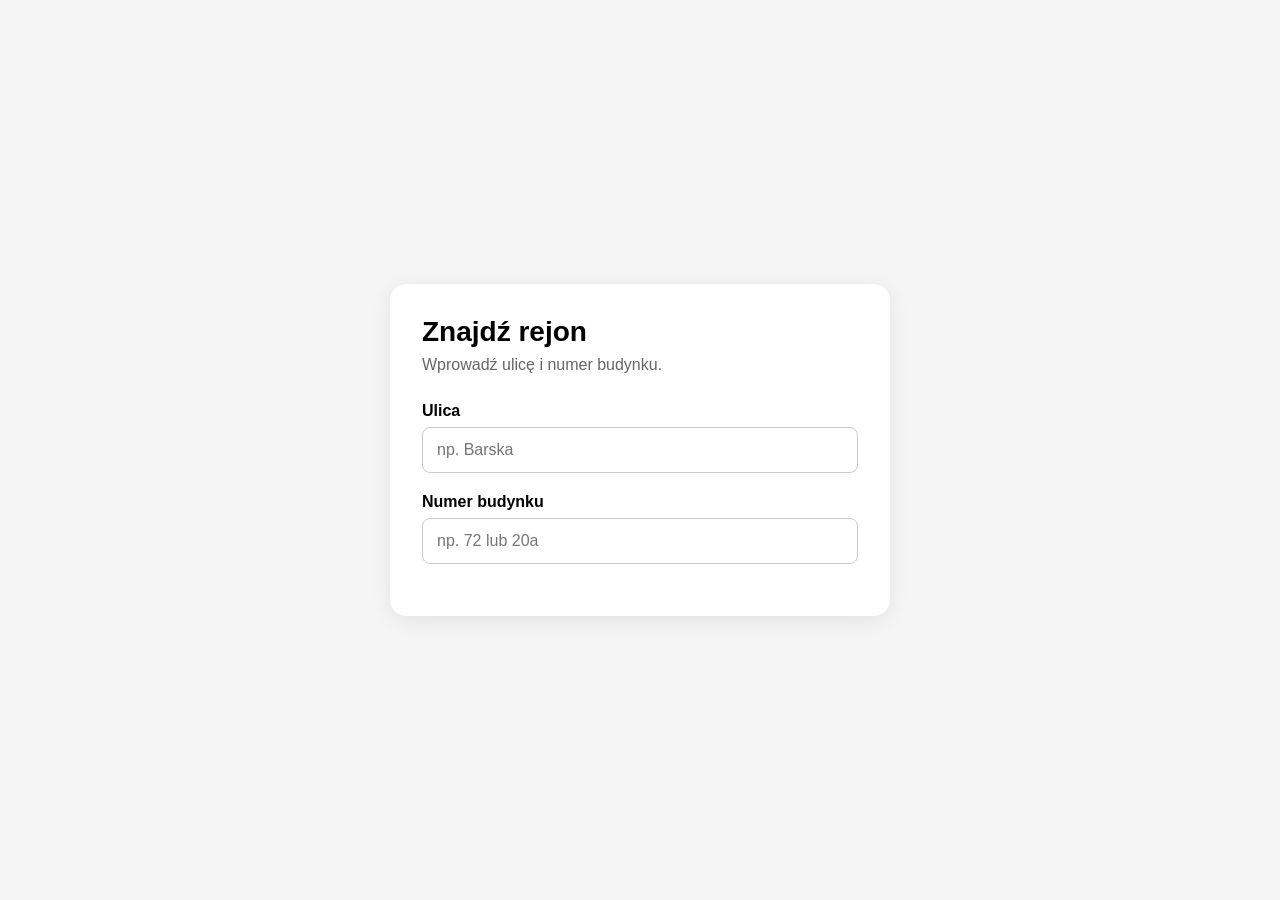
<file: index.html>
<!DOCTYPE html>
<html lang="pl">
<head>
    <meta charset="UTF-8">
    <meta name="viewport" content="width=device-width, initial-scale=1.0">

    <title>Wyszukiwarka rejonów</title>

    <link rel="stylesheet" href="style.css">
</head>

<body>

<main class="container">

    <section class="search-card">

        <h1>Znajdź rejon</h1>
        <p class="description">
            Wprowadź ulicę i numer budynku.
        </p>

        <form id="searchForm">

            <div class="field">
                <label for="street">Ulica</label>

                <input
                    type="text"
                    id="street"
                    list="streetList"
                    placeholder="np. Barska"
                    autocomplete="off"
                    required
                >

                <datalist id="streetList"></datalist>
            </div>


            <div class="field">
                <label for="houseNumber">Numer budynku</label>

                <input
                    type="text"
                    id="houseNumber"
                    placeholder="np. 72 lub 20a"
                    required
                >
            </div>

        </form>


        <div id="result" class="result hidden"></div>

    </section>

</main>

<script src="app.js"></script>

</body>
</html>
</file>
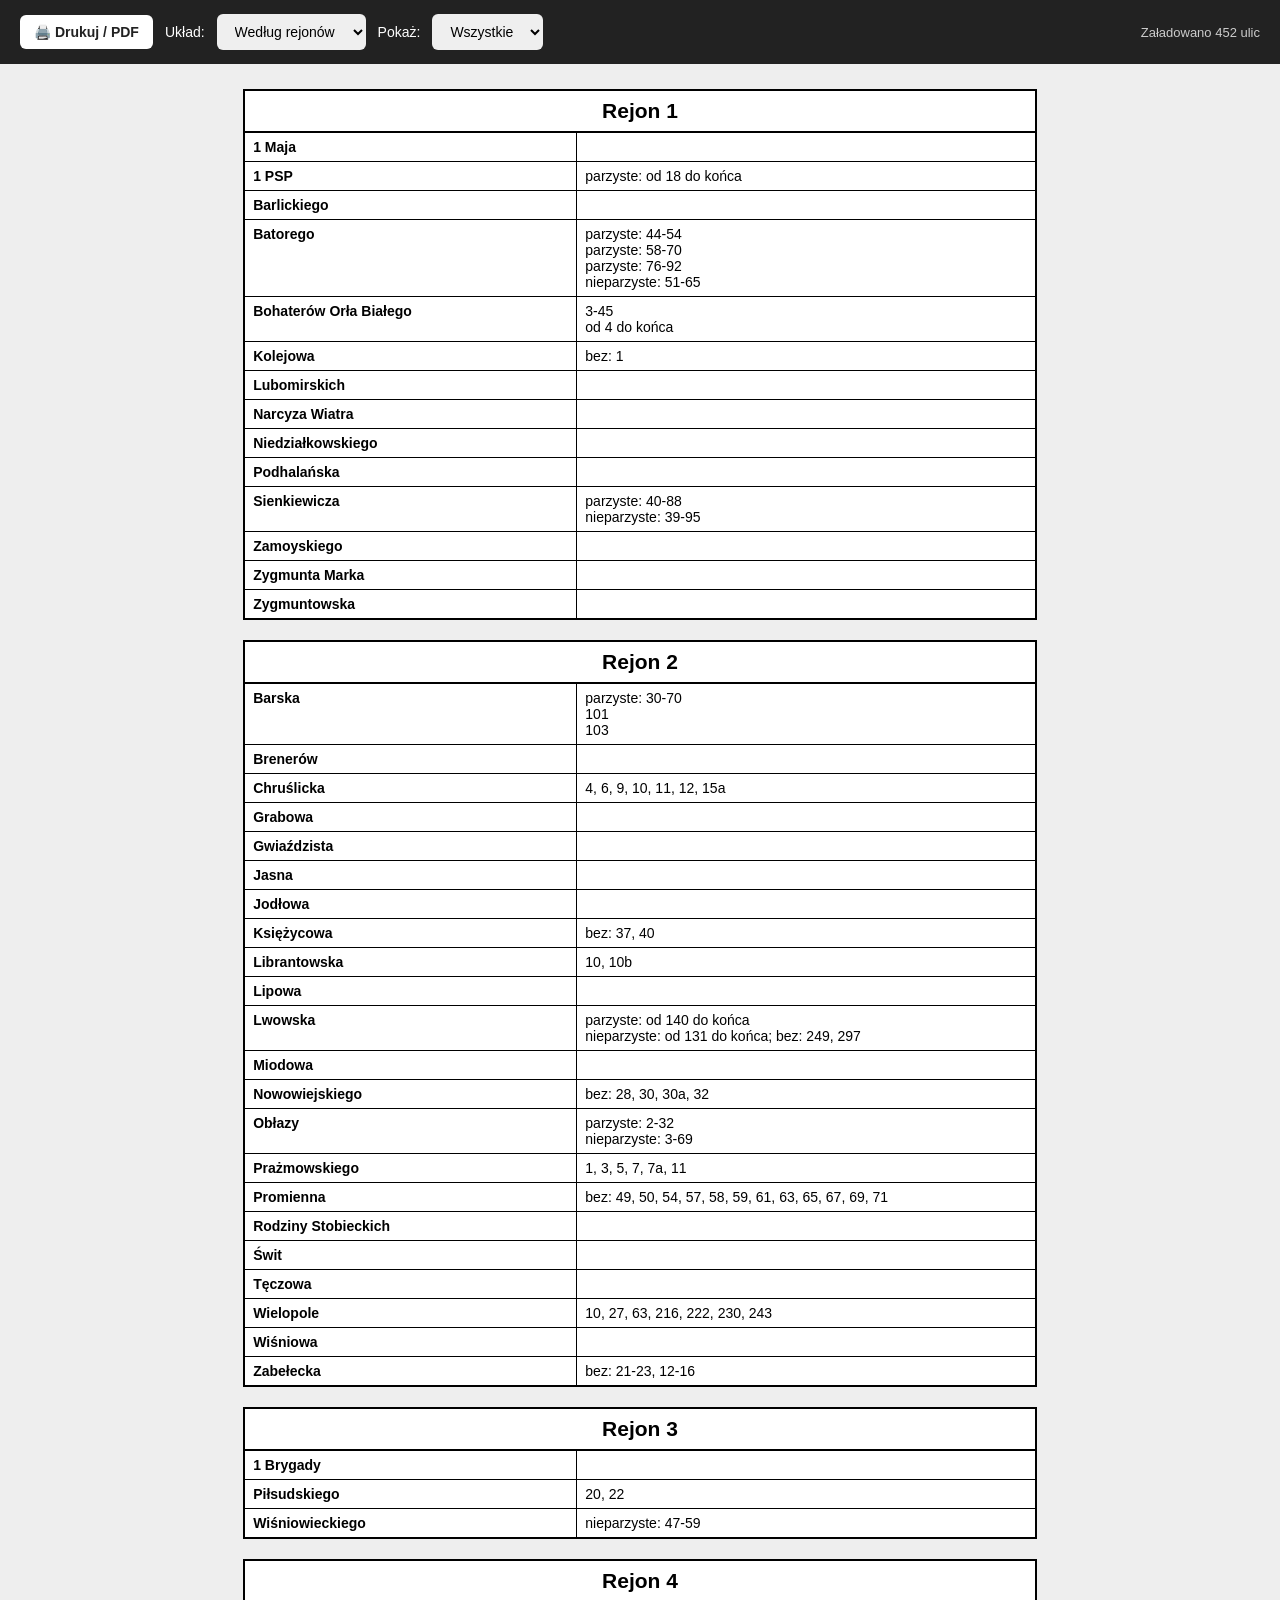
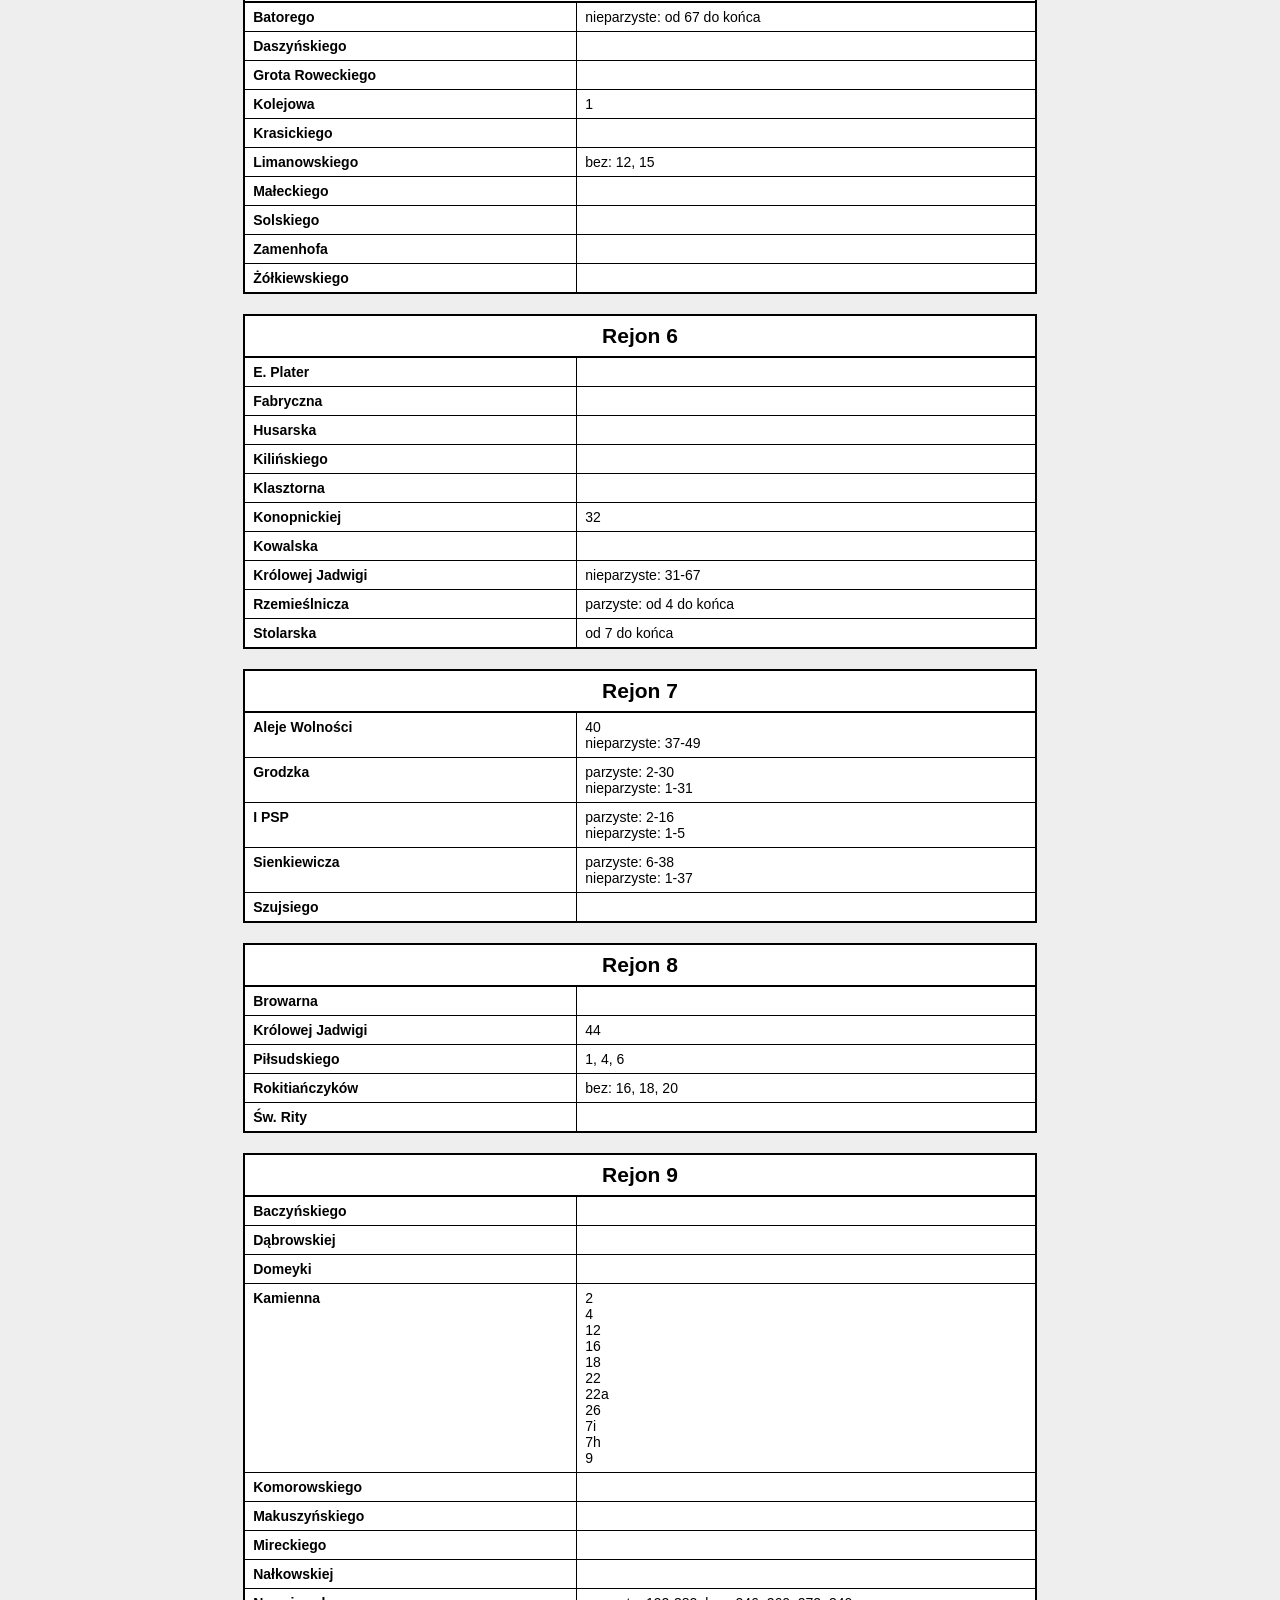
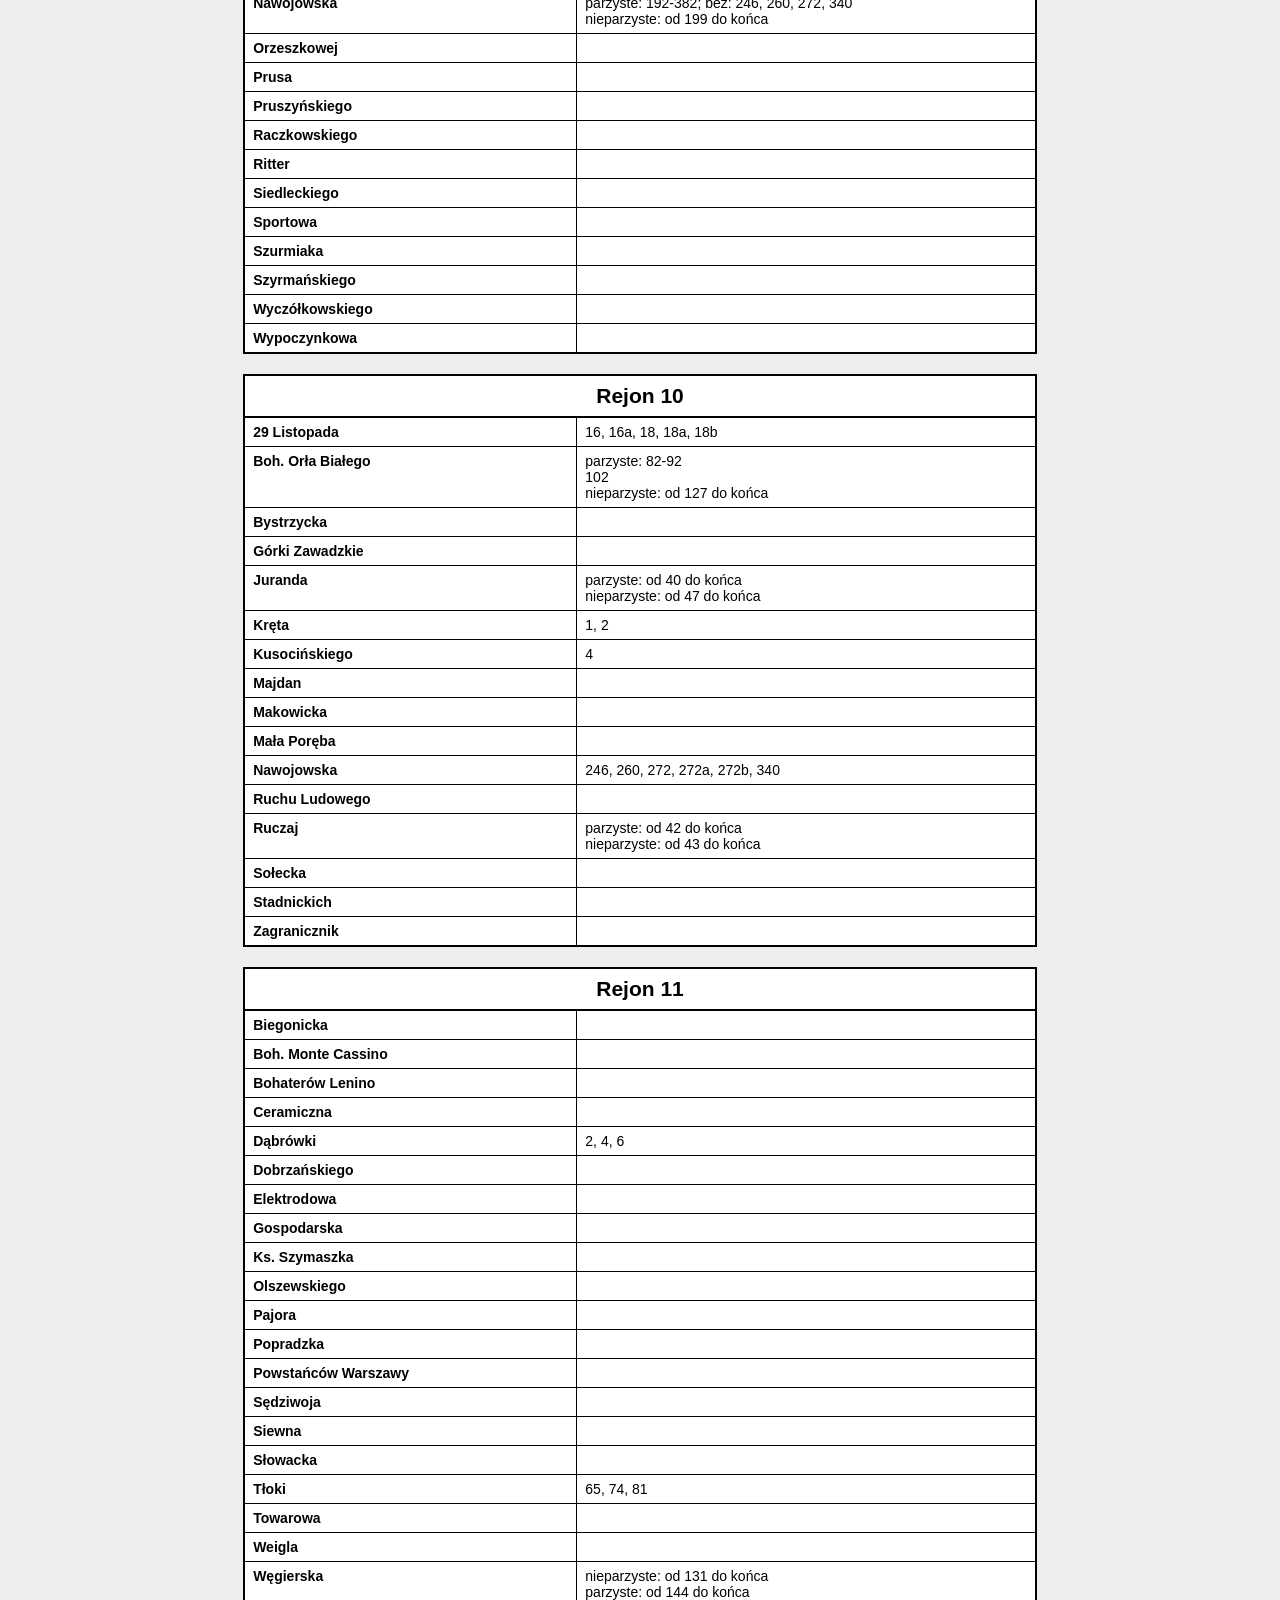
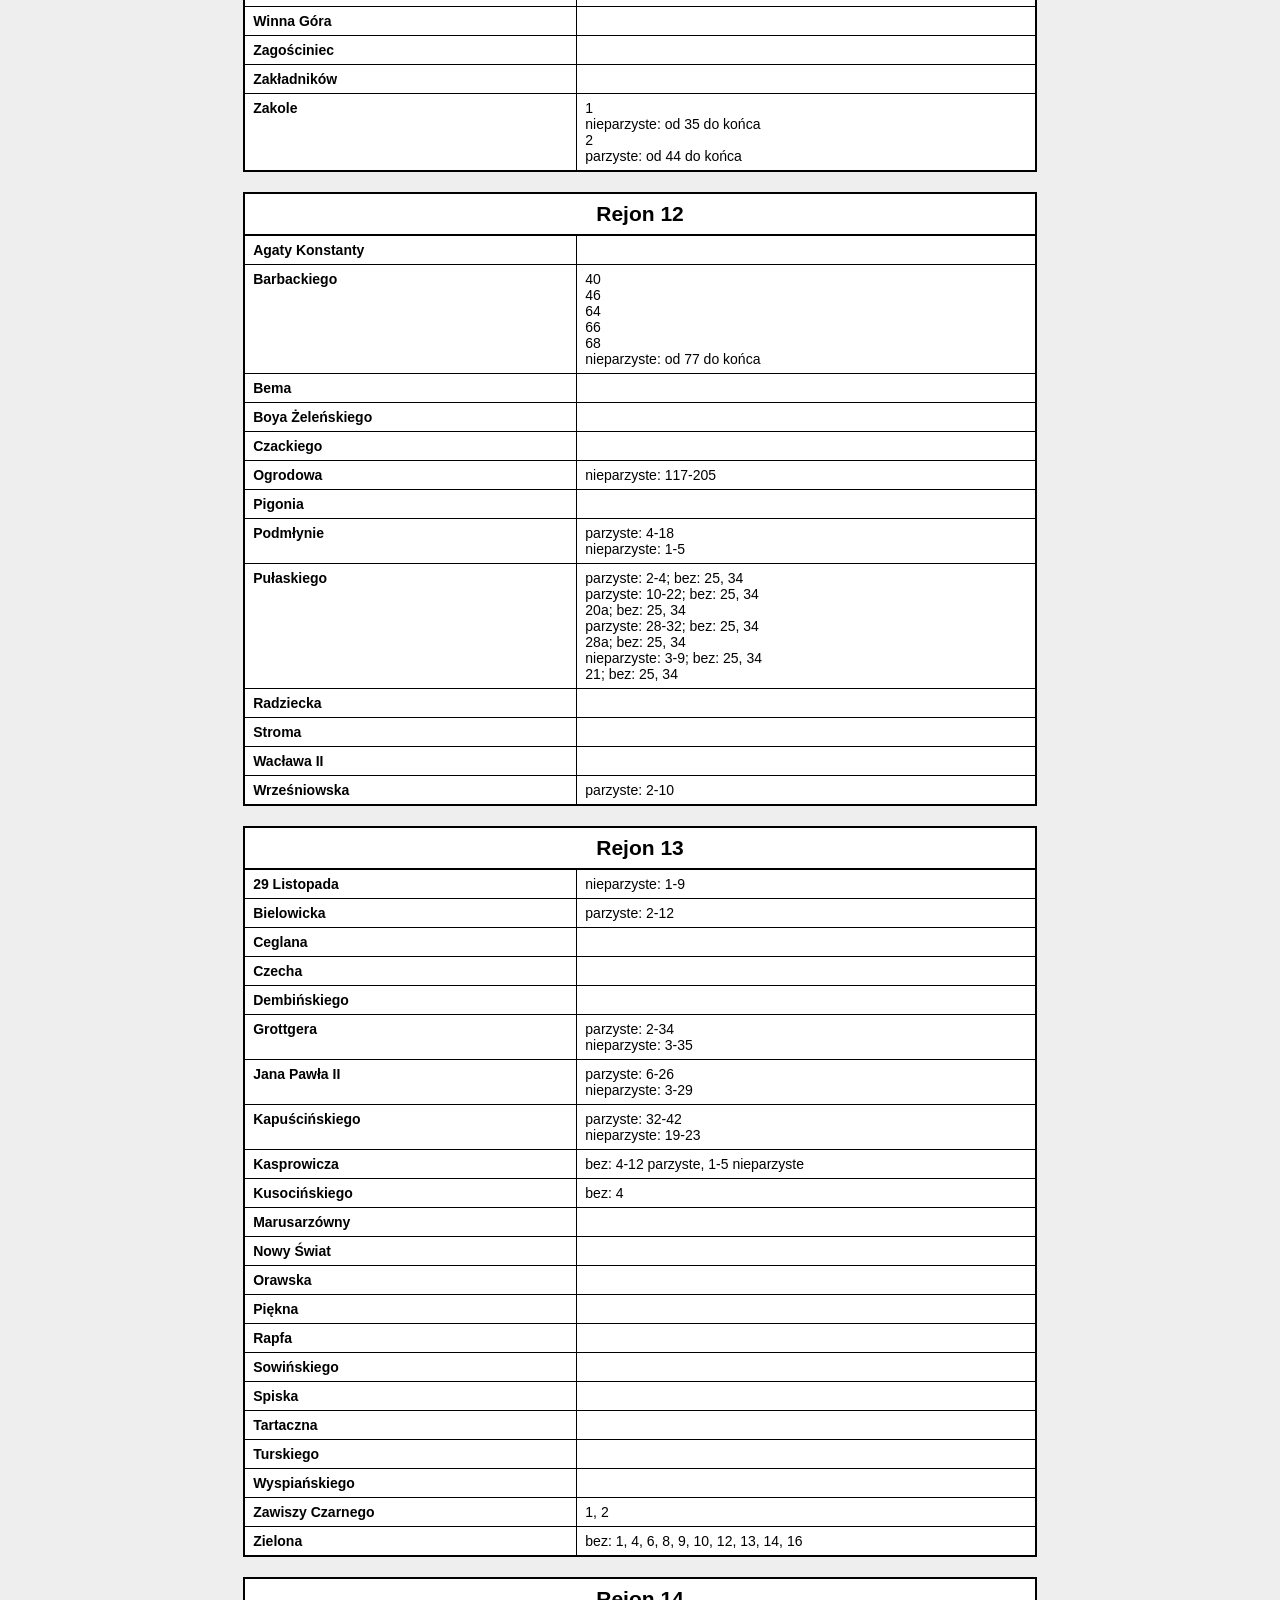
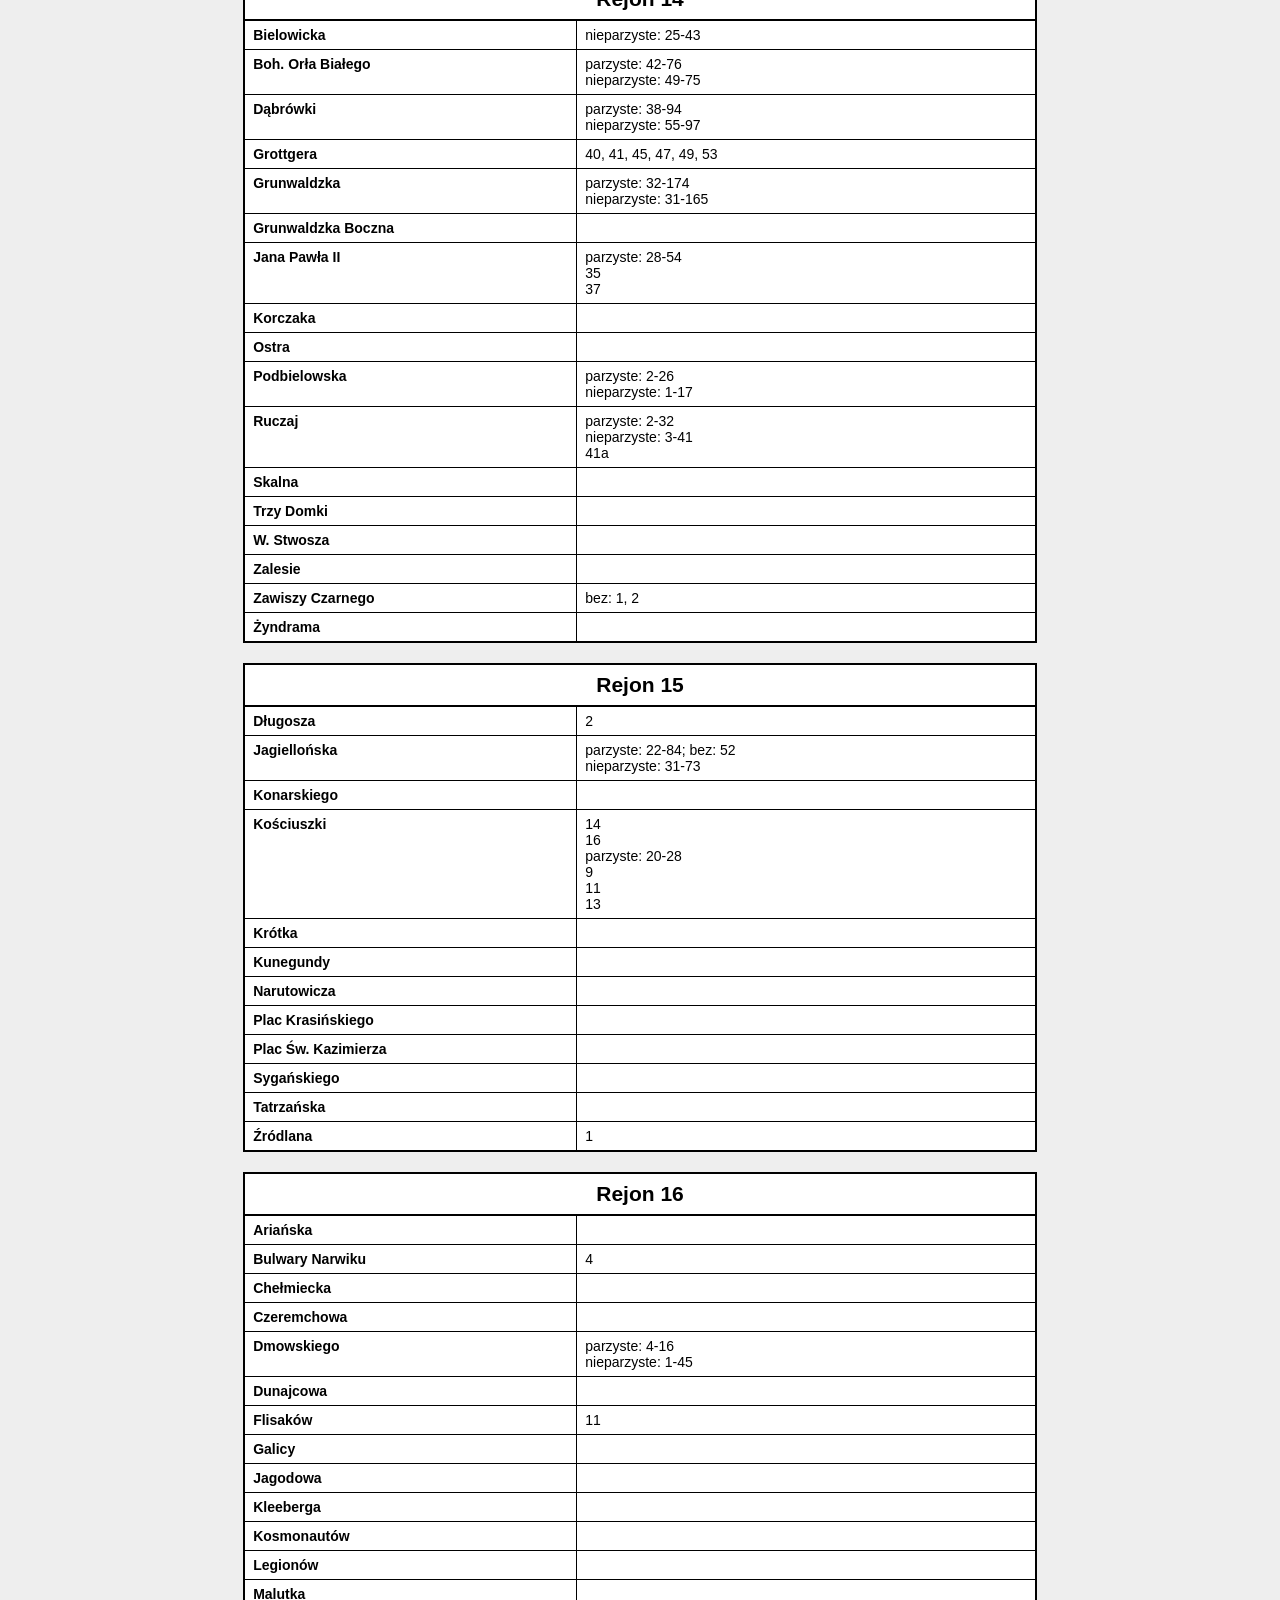
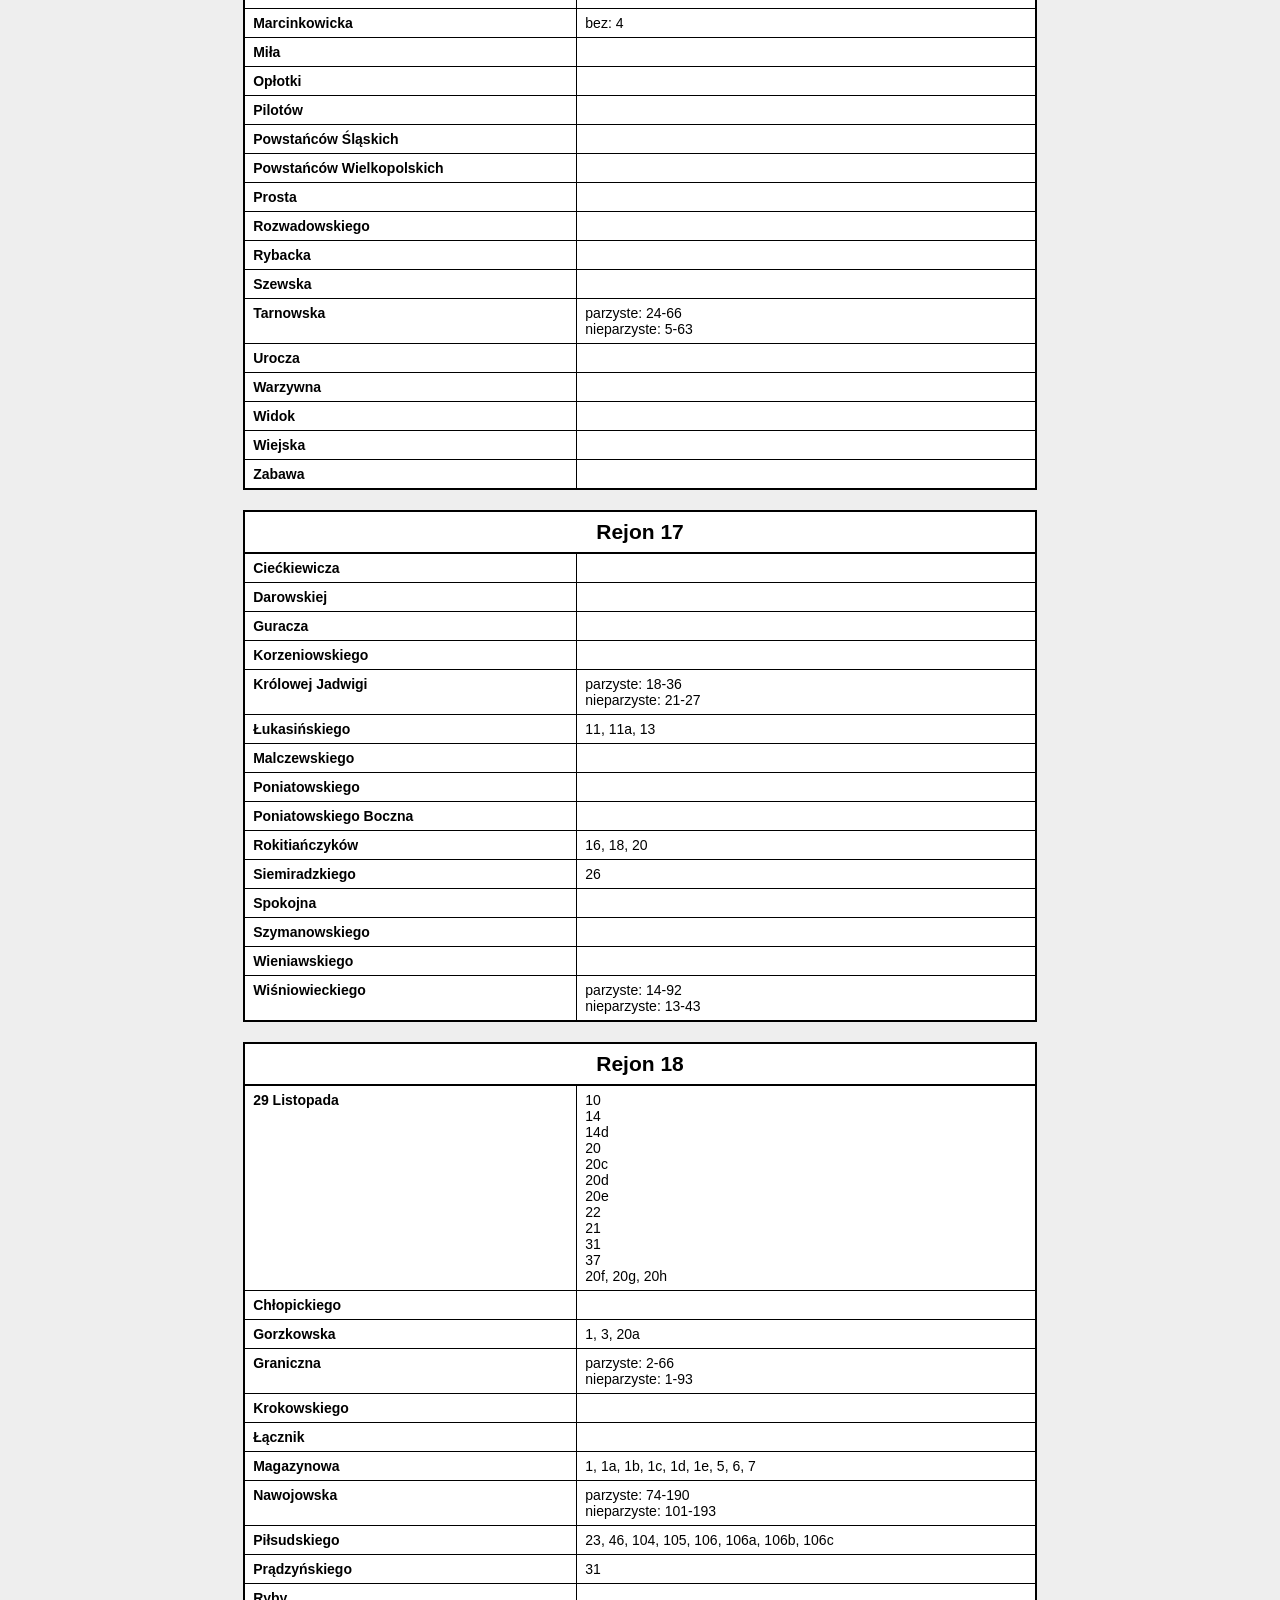
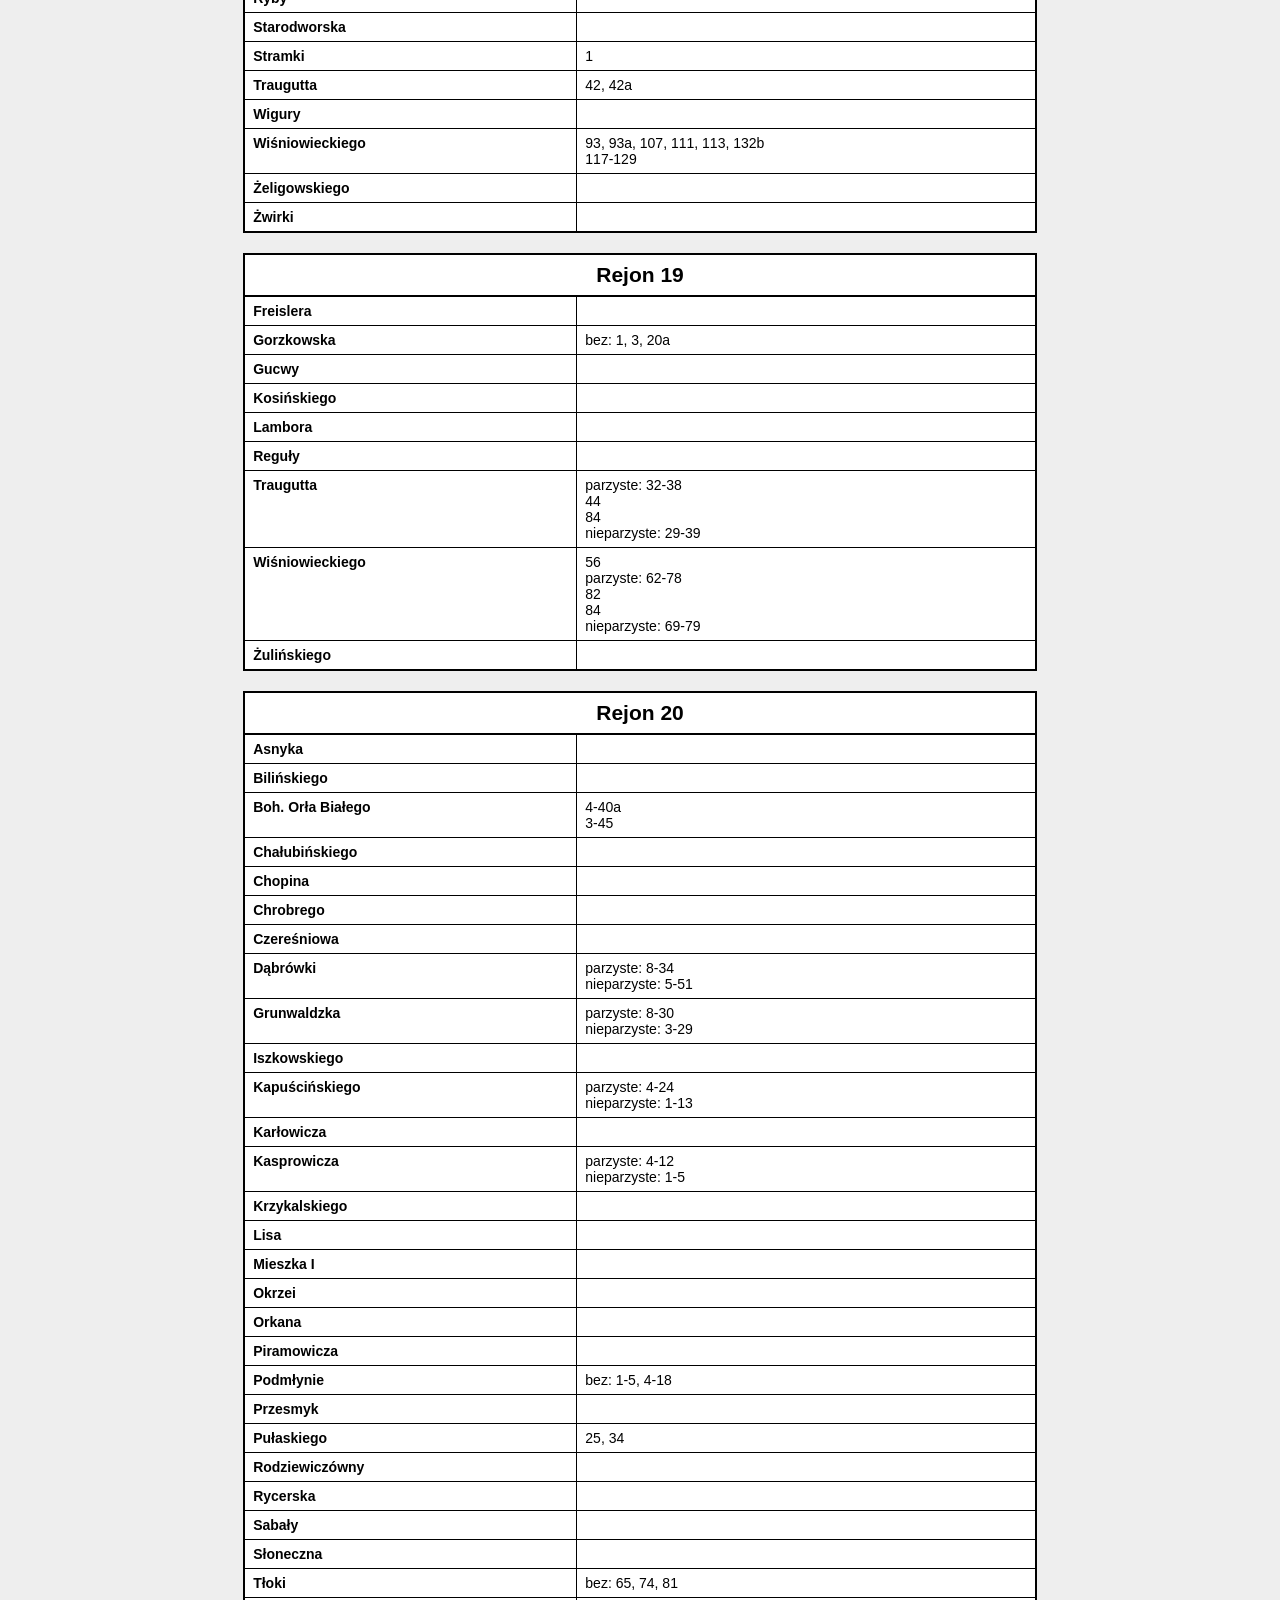
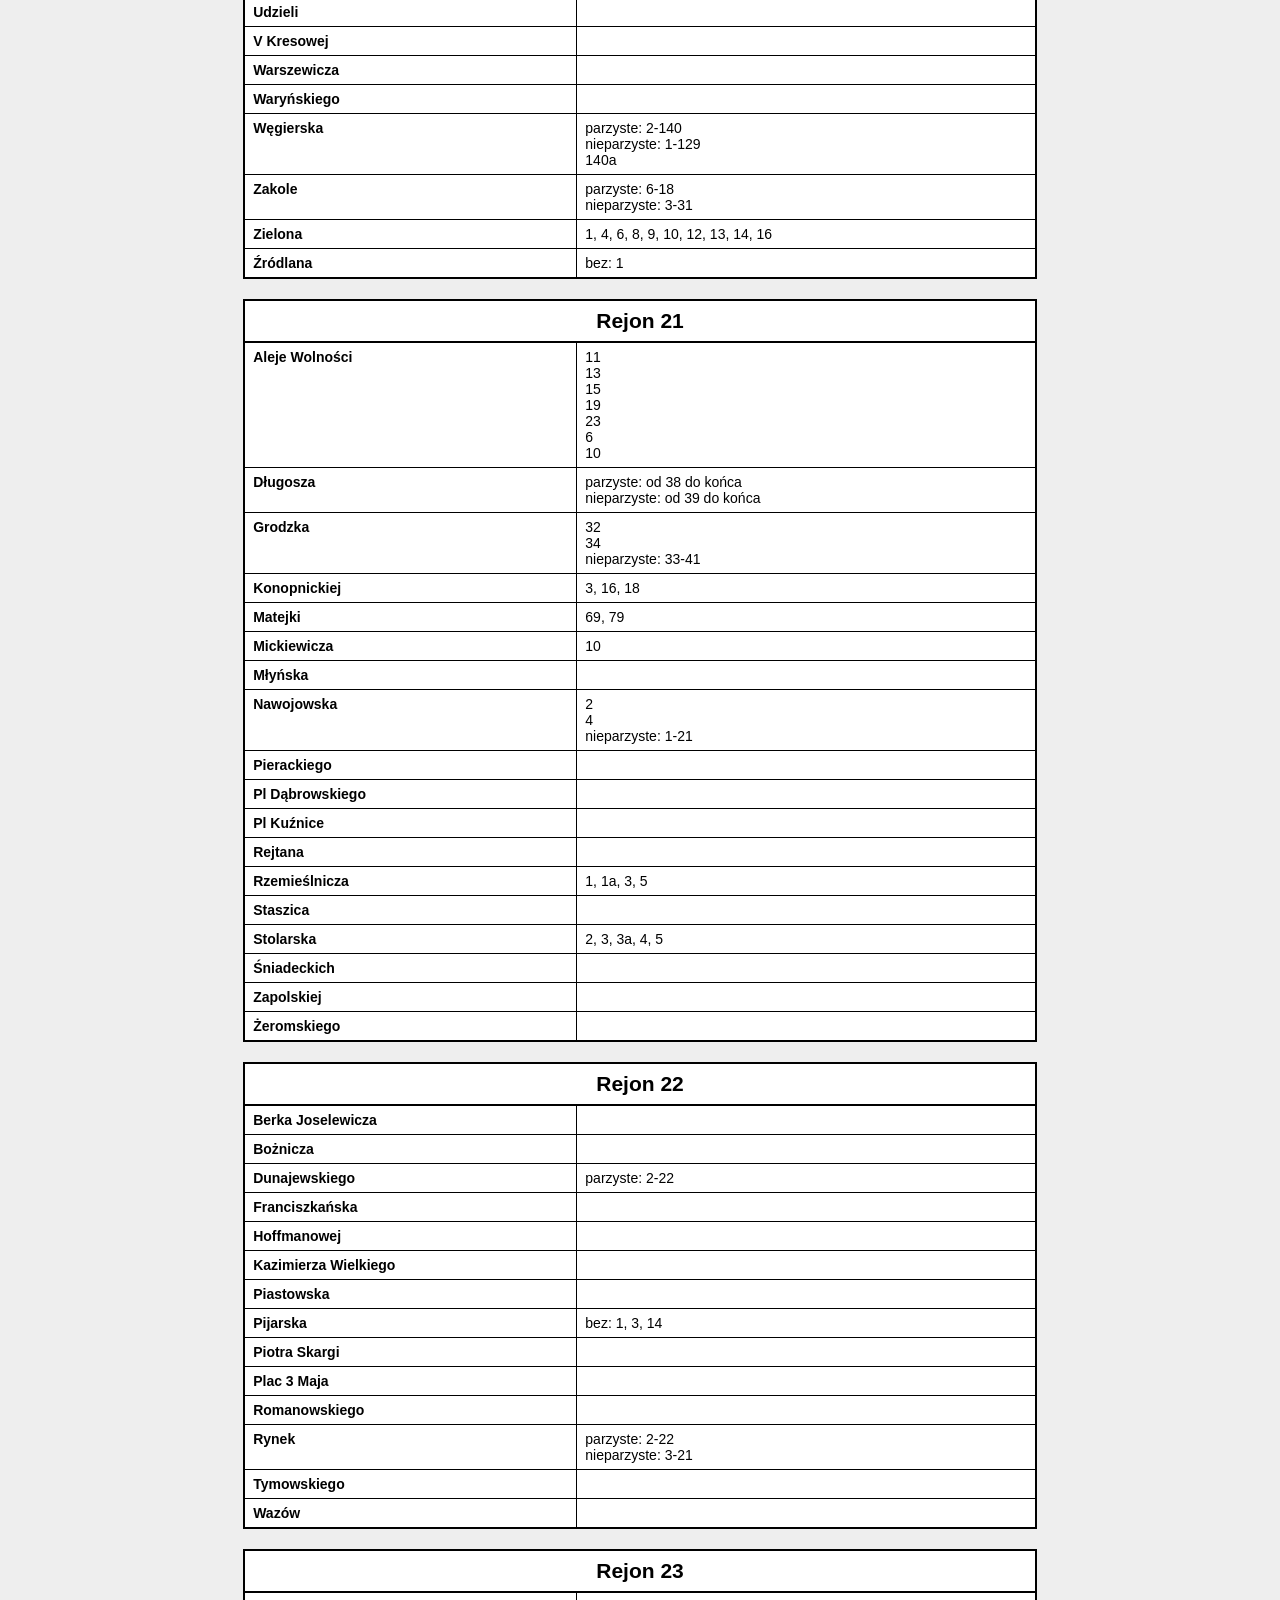
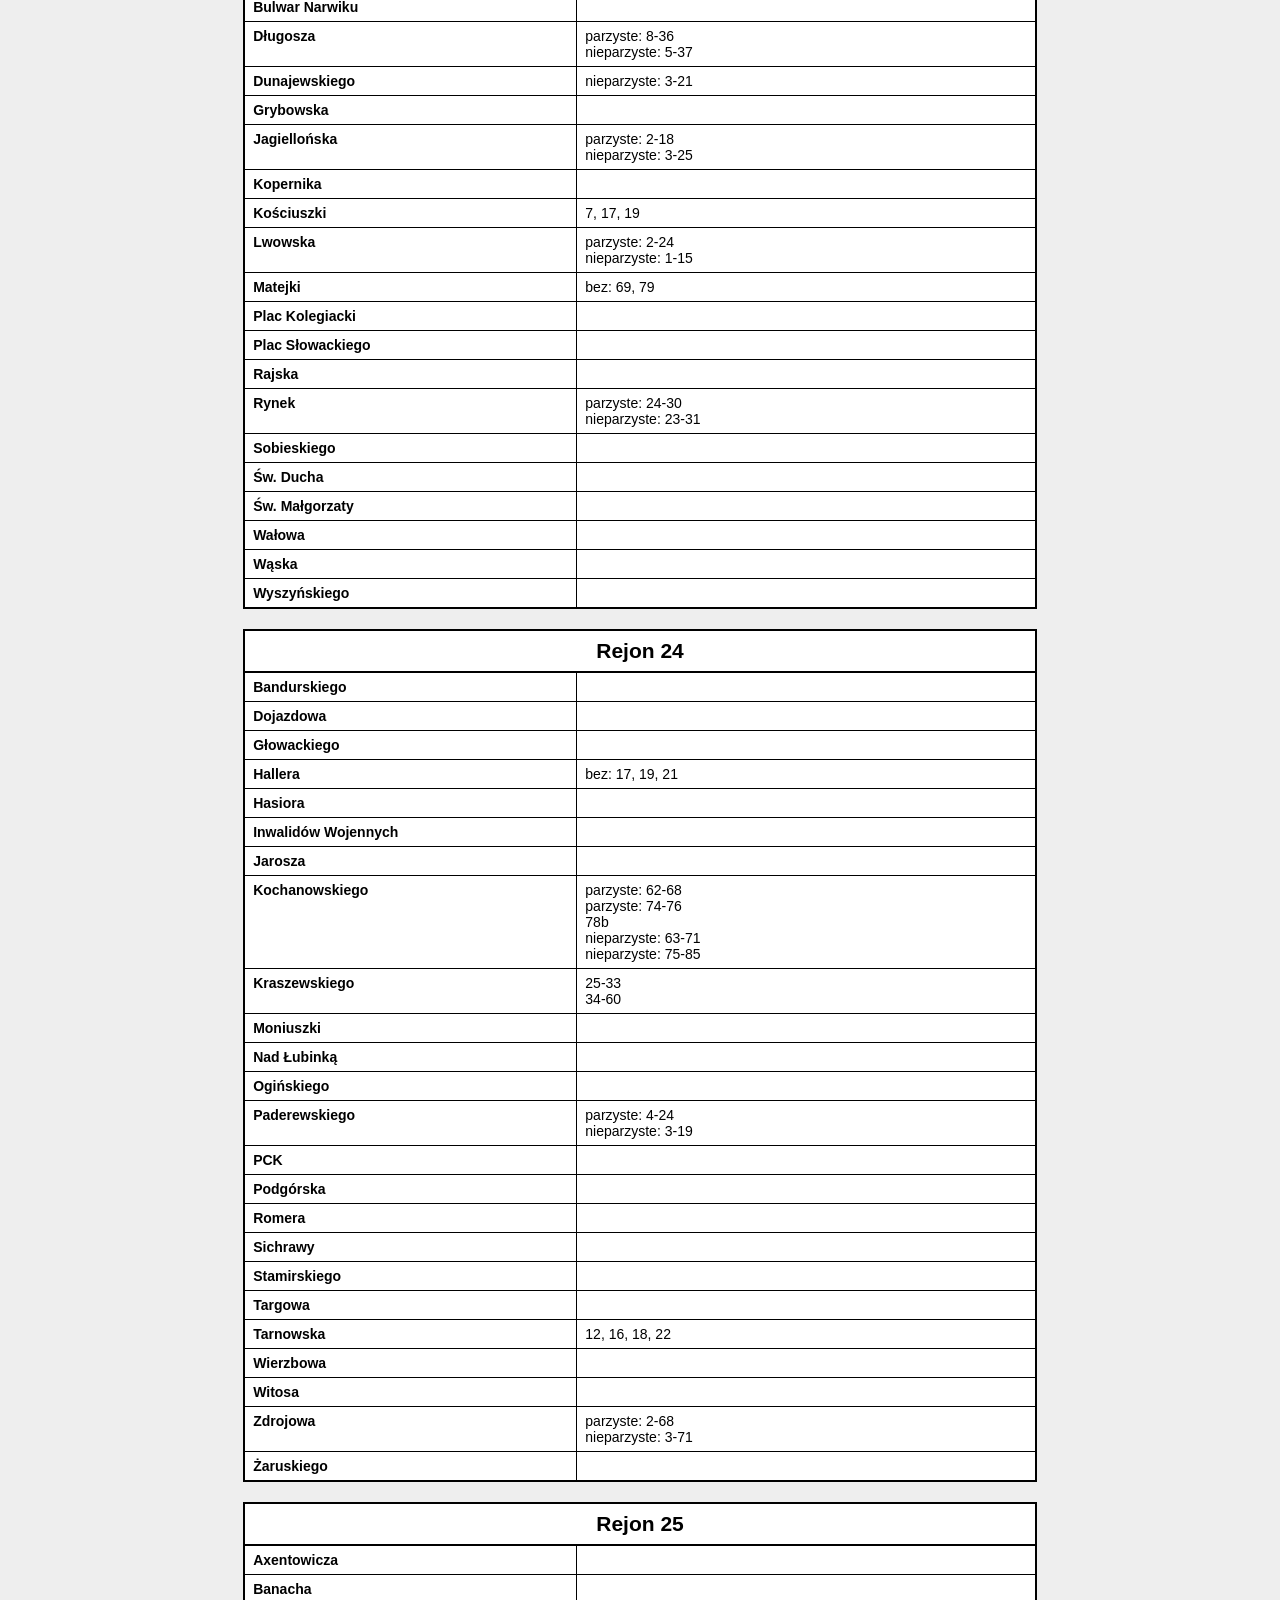
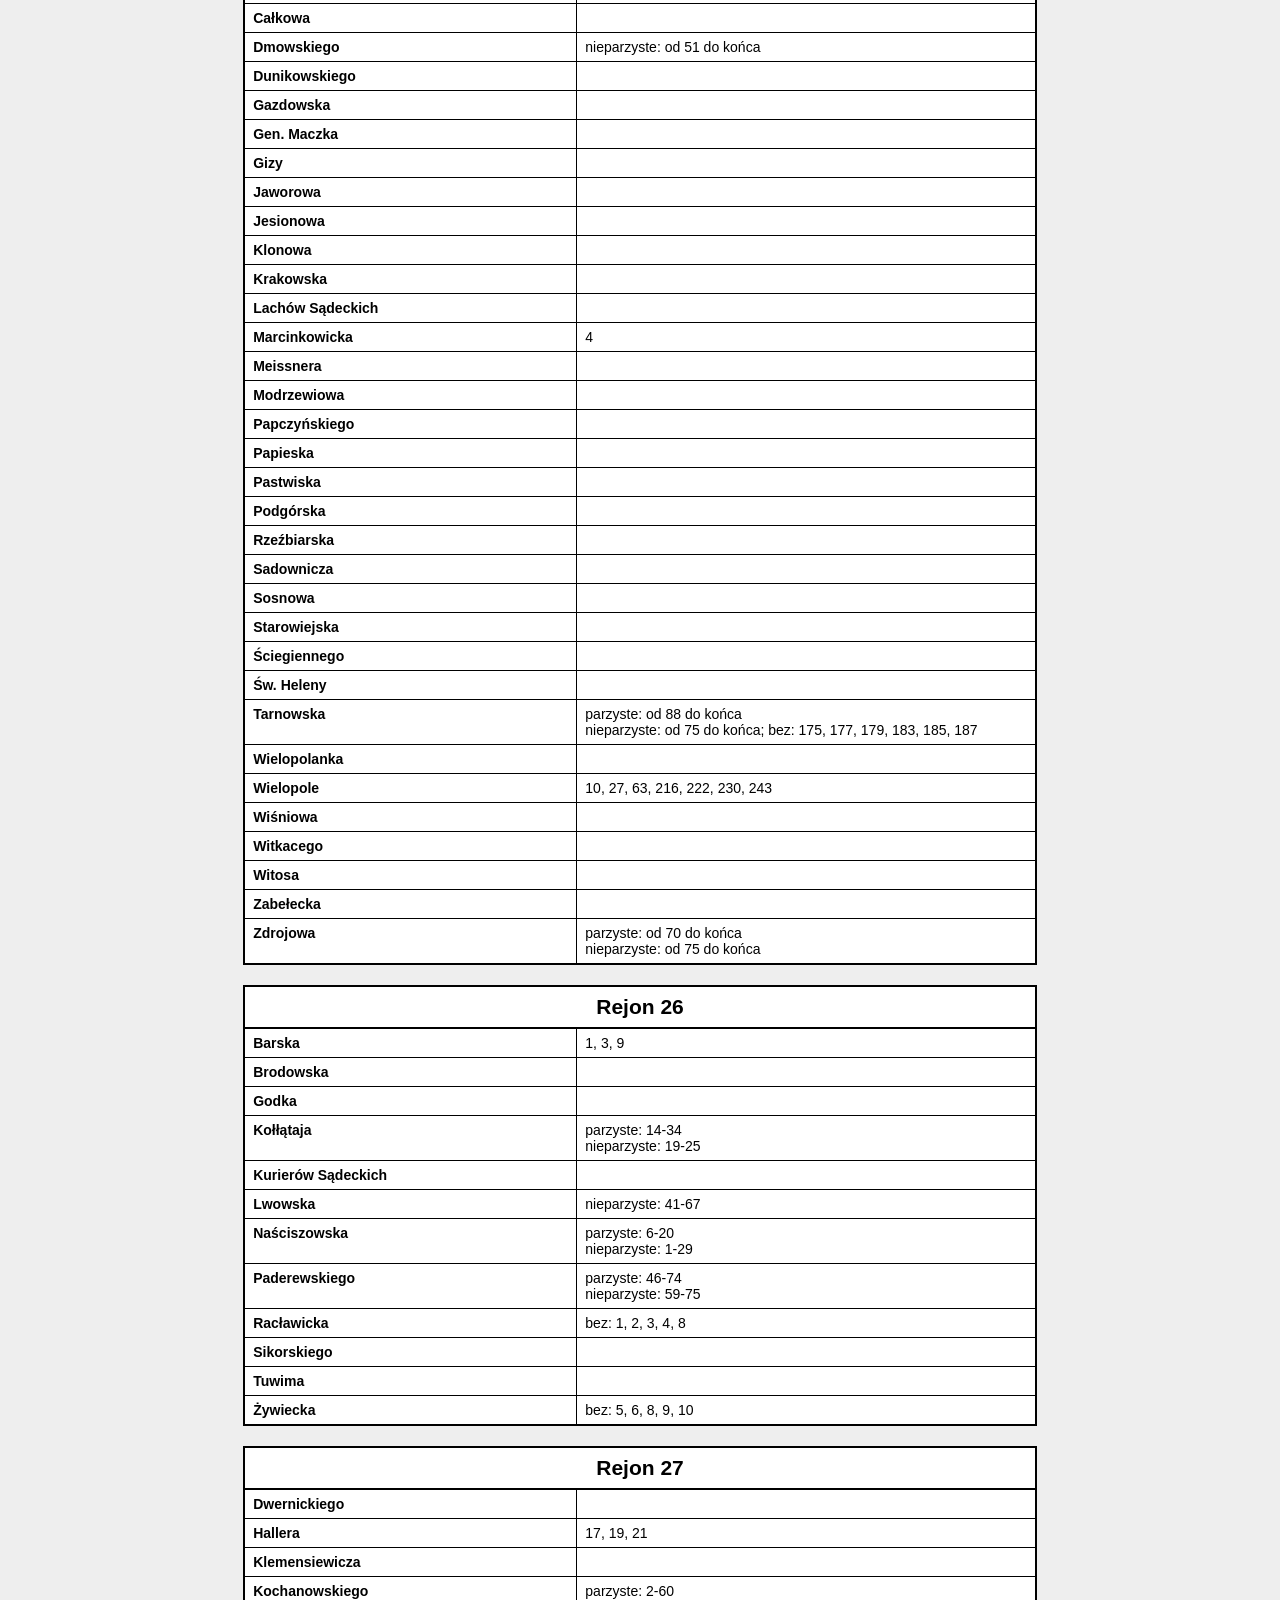
<file: druk.html>
<!DOCTYPE html>
<html lang="pl">
<head>
    <meta charset="UTF-8">
    <meta name="viewport" content="width=device-width, initial-scale=1.0">

    <title>Rejony – wydruk</title>

    <style>
        * {
            box-sizing: border-box;
        }

        body {
            margin: 0;
            background: #eee;
            font-family: Arial, Helvetica, sans-serif;
            color: #000;
        }

        .toolbar {
            position: sticky;
            top: 0;
            z-index: 10;

            display: flex;
            flex-wrap: wrap;
            gap: 12px;
            align-items: center;

            padding: 14px 20px;

            background: #222;
            color: white;
        }

        .toolbar button,
        .toolbar select {
            padding: 9px 14px;
            border: 0;
            border-radius: 6px;
            font-size: 14px;
        }

        .toolbar button {
            background: white;
            color: #222;
            font-weight: bold;
            cursor: pointer;
        }

        .toolbar label {
            font-size: 14px;
        }

        #status {
            margin-left: auto;
            color: #ccc;
            font-size: 13px;
        }

        #printArea {
            max-width: 210mm;
            margin: 25px auto;
        }

        .block {
            width: 100%;
            margin-bottom: 20px;

            background: white;

            border: 2px solid black;

            break-inside: avoid;
            page-break-inside: avoid;
        }

        .block-title {
            padding: 8px;

            border-bottom: 2px solid black;

            text-align: center;
            font-size: 21px;
            font-weight: bold;
        }

        table {
            width: 100%;
            border-collapse: collapse;
        }

        td,
        th {
            padding: 6px 8px;
            border-bottom: 1px solid black;
            vertical-align: top;
            text-align: left;
            font-size: 14px;
        }

        tr:last-child td {
            border-bottom: 0;
        }

        td:first-child,
        th:first-child {
            border-right: 1px solid black;
        }

        .street-name {
            width: 42%;
            font-weight: bold;
        }

        .region-number {
            width: 22%;
            font-weight: bold;
            text-align: center;
        }

        .rule {
            width: 58%;
        }

        .letter {
            margin: 28px 0 10px;

            padding-bottom: 4px;

            border-bottom: 3px solid black;

            font-size: 26px;
            font-weight: bold;

            break-after: avoid;
            page-break-after: avoid;
        }

        .empty {
            padding: 30px;
            background: white;
            text-align: center;
        }

        @page {
            size: A4 portrait;
            margin: 12mm;
        }

        @media print {

            body {
                background: white;
            }

            .toolbar {
                display: none !important;
            }

            #printArea {
                width: 100%;
                max-width: none;
                margin: 0;
            }

            .block {
                margin-bottom: 7mm;
            }

            .block-title {
                font-size: 17px;
                padding: 5px;
            }

            td,
            th {
                font-size: 11px;
                padding: 3px 5px;
            }

            .letter {
                margin-top: 5mm;
                font-size: 20px;
            }
        }
    </style>
</head>

<body>

<div class="toolbar">

    <button onclick="window.print()">
        🖨️ Drukuj / PDF
    </button>

    <label for="viewMode">
        Układ:
    </label>

    <select id="viewMode">

        <option value="regions">
            Według rejonów
        </option>

        <option value="streets">
            Według ulic
        </option>

    </select>


    <label for="itemFilter">
        Pokaż:
    </label>

    <select id="itemFilter">
        <option value="all">
            Wszystkie
        </option>
    </select>


    <span id="status">
        Wczytywanie...
    </span>

</div>


<main id="printArea"></main>


<script>

let data;

const viewMode =
    document.getElementById("viewMode");

const itemFilter =
    document.getElementById("itemFilter");

const printArea =
    document.getElementById("printArea");

const status =
    document.getElementById("status");


/* ===============================
   WCZYTANIE DANYCH
=============================== */

fetch("./data/rejony.json")

    .then(response => {

        if (!response.ok) {
            throw new Error(
                `HTTP ${response.status}`
            );
        }

        return response.json();
    })

    .then(json => {

        data = json;

        refreshFilter();
        render();

        status.textContent =
            `Załadowano ${data.streets.length} ulic`;
    })

    .catch(error => {

        console.error(error);

        status.textContent =
            "Błąd wczytywania";

        printArea.innerHTML = `
            <div class="empty">
                Nie udało się wczytać
                <strong>data/rejony.json</strong>.
            </div>
        `;
    });


/* ===============================
   ZDARZENIA
=============================== */

viewMode.addEventListener(
    "change",
    () => {

        refreshFilter();
        render();
    }
);


itemFilter.addEventListener(
    "change",
    render
);


/* ===============================
   REJONY
=============================== */

function getRegions() {

    const regions =
        new Set();


    for (const street of data.streets) {

        for (
            const assignment
            of street.assignments
        ) {

            regions.add(
                assignment.region
            );
        }
    }


    return [...regions]
        .sort(
            (a, b) => a - b
        );
}


/* ===============================
   FILTR
=============================== */

function refreshFilter() {

    itemFilter.innerHTML = `
        <option value="all">
            Wszystkie
        </option>
    `;


    if (
        viewMode.value ===
        "regions"
    ) {

        for (
            const region
            of getRegions()
        ) {

            const option =
                document.createElement(
                    "option"
                );

            option.value =
                region;

            option.textContent =
                `Rejon ${region}`;

            itemFilter.appendChild(
                option
            );
        }

    } else {

        const streets =
            [...data.streets]
                .sort(
                    (a, b) =>
                        a.street.localeCompare(
                            b.street,
                            "pl"
                        )
                );


        for (
            const street
            of streets
        ) {

            const option =
                document.createElement(
                    "option"
                );

            option.value =
                street.street;

            option.textContent =
                street.street;

            itemFilter.appendChild(
                option
            );
        }
    }
}


/* ===============================
   FORMAT REGUŁ
=============================== */

function formatRule(rule) {

    if (
        rule.type === "all"
    ) {

        if (
            rule.exclude?.length
        ) {

            return (
                "bez: " +
                formatExclusions(
                    rule.exclude
                )
            );
        }

        return "";
    }


    if (
        rule.type === "allExcept"
    ) {

        return (
            "bez: " +
            formatExclusions(
                rule.exclude ?? []
            )
        );
    }


    if (
        rule.type === "list"
    ) {

        let text =
            (
                rule.values ??
                []
            ).join(", ");


        if (
            rule.exclude?.length
        ) {

            text +=
                "; bez: " +
                formatExclusions(
                    rule.exclude
                );
        }

        return text;
    }


    if (
        rule.type === "range"
    ) {

        let prefix = "";


        if (
            rule.parity ===
            "even"
        ) {

            prefix =
                "parzyste: ";
        }


        if (
            rule.parity ===
            "odd"
        ) {

            prefix =
                "nieparzyste: ";
        }


        let range;


        if (
            rule.to === null ||
            rule.to === undefined
        ) {

            range =
                `od ${rule.from} do końca`;

        } else if (
            rule.from === rule.to
        ) {

            range =
                String(rule.from);

        } else {

            range =
                `${rule.from}-${rule.to}`;
        }


        let text =
            prefix + range;


        if (
            rule.exclude?.length
        ) {

            text +=
                "; bez: " +
                formatExclusions(
                    rule.exclude
                );
        }


        return text;
    }


    return "⚠ nieznana reguła";
}


/* ===============================
   WYJĄTKI
=============================== */

function formatExclusions(
    exclusions
) {

    return exclusions

        .map(exclusion => {

            if (
                typeof exclusion ===
                "string"
            ) {

                return exclusion;
            }


            if (
                !exclusion ||
                typeof exclusion !==
                "object"
            ) {

                return "?";
            }


            let text;


            if (
                exclusion.to === null ||
                exclusion.to === undefined
            ) {

                text =
                    `od ${exclusion.from} do końca`;

            } else if (
                exclusion.from ===
                exclusion.to
            ) {

                text =
                    String(
                        exclusion.from
                    );

            } else {

                text =
                    `${exclusion.from}-${exclusion.to}`;
            }


            if (
                exclusion.parity ===
                "even"
            ) {

                text +=
                    " parzyste";
            }


            if (
                exclusion.parity ===
                "odd"
            ) {

                text +=
                    " nieparzyste";
            }


            return text;
        })

        .join(", ");
}


/* ===============================
   ŁĄCZENIE REGUŁ
=============================== */

function formatRules(rules) {

    const formatted =
        rules
            .map(formatRule)
            .filter(Boolean);


    if (
        formatted.length === 0
    ) {

        return "";
    }


    return formatted
        .map(escapeHtml)
        .join("<br>");
}


/* ===============================
   WIDOK WG REJONÓW
=============================== */

function renderByRegions() {

    let regions;


    if (
        itemFilter.value ===
        "all"
    ) {

        regions =
            getRegions();

    } else {

        regions = [
            Number(
                itemFilter.value
            )
        ];
    }


    let html = "";


    for (
        const region
        of regions
    ) {

        const streets = [];


        for (
            const street
            of data.streets
        ) {

            for (
                const assignment
                of street.assignments
            ) {

                if (
                    assignment.region ===
                    region
                ) {

                    streets.push({

                        street:
                            street.street,

                        rules:
                            assignment.rules
                    });
                }
            }
        }


        streets.sort(
            (a, b) =>
                a.street.localeCompare(
                    b.street,
                    "pl"
                )
        );


        let rows = "";


        for (
            const item
            of streets
        ) {

            rows += `

                <tr>

                    <td class="street-name">
                        ${escapeHtml(
                            item.street
                        )}
                    </td>

                    <td class="rule">
                        ${formatRules(
                            item.rules
                        )}
                    </td>

                </tr>

            `;
        }


        html += `

            <section class="block">

                <div class="block-title">
                    Rejon ${region}
                </div>

                <table>
                    <tbody>
                        ${rows}
                    </tbody>
                </table>

            </section>

        `;
    }


    printArea.innerHTML =
        html;
}


/* ===============================
   WIDOK WG ULIC
=============================== */

function renderByStreets() {

    let streets;


    if (
        itemFilter.value ===
        "all"
    ) {

        streets =
            [...data.streets];

    } else {

        streets =
            data.streets.filter(
                street =>
                    street.street ===
                    itemFilter.value
            );
    }


    streets.sort(
        (a, b) =>
            a.street.localeCompare(
                b.street,
                "pl"
            )
    );


    let html = "";

    let previousLetter =
        null;


    for (
        const street
        of streets
    ) {

        /*
            Litera alfabetu pokazuje się
            tylko przy wydruku wszystkich ulic.
        */

        if (
            itemFilter.value ===
            "all"
        ) {

            const letter =
                getFirstLetter(
                    street.street
                );


            if (
                letter !==
                previousLetter
            ) {

                html += `
                    <div class="letter">
                        ${escapeHtml(
                            letter
                        )}
                    </div>
                `;

                previousLetter =
                    letter;
            }
        }


        const assignments =
            [...street.assignments]
                .sort(
                    (a, b) =>
                        a.region -
                        b.region
                );


        let rows = "";


        for (
            const assignment
            of assignments
        ) {

            rows += `

                <tr>

                    <td class="region-number">
                        Rejon
                        ${assignment.region}
                    </td>

                    <td class="rule">
                        ${formatRules(
                            assignment.rules
                        )}
                    </td>

                </tr>

            `;
        }


        html += `

            <section class="block">

                <div class="block-title">
                    ${escapeHtml(
                        street.street
                    )}
                </div>

                <table>

                    <thead>
                        <tr>
                            <th class="region-number">
                                Rejon
                            </th>

                            <th>
                                Numery budynków
                            </th>
                        </tr>
                    </thead>

                    <tbody>
                        ${rows}
                    </tbody>

                </table>

            </section>

        `;
    }


    printArea.innerHTML =
        html;
}


/* ===============================
   PIERWSZA LITERA
=============================== */

function getFirstLetter(
    street
) {

    const first =
        street
            .trim()
            .charAt(0)
            .toUpperCase();


    /*
        Nazwy rozpoczynające się cyfrą
        trafiają do sekcji "#".
    */

    if (
        /[0-9]/.test(first)
    ) {

        return "#";
    }


    return first;
}


/* ===============================
   GŁÓWNE RENDEROWANIE
=============================== */

function render() {

    if (!data) {
        return;
    }


    if (
        viewMode.value ===
        "regions"
    ) {

        renderByRegions();

    } else {

        renderByStreets();
    }
}


/* ===============================
   ESCAPE HTML
=============================== */

function escapeHtml(value) {

    return String(value)

        .replaceAll(
            "&",
            "&amp;"
        )

        .replaceAll(
            "<",
            "&lt;"
        )

        .replaceAll(
            ">",
            "&gt;"
        )

        .replaceAll(
            '"',
            "&quot;"
        );
}

</script>

</body>
</html>
</file>
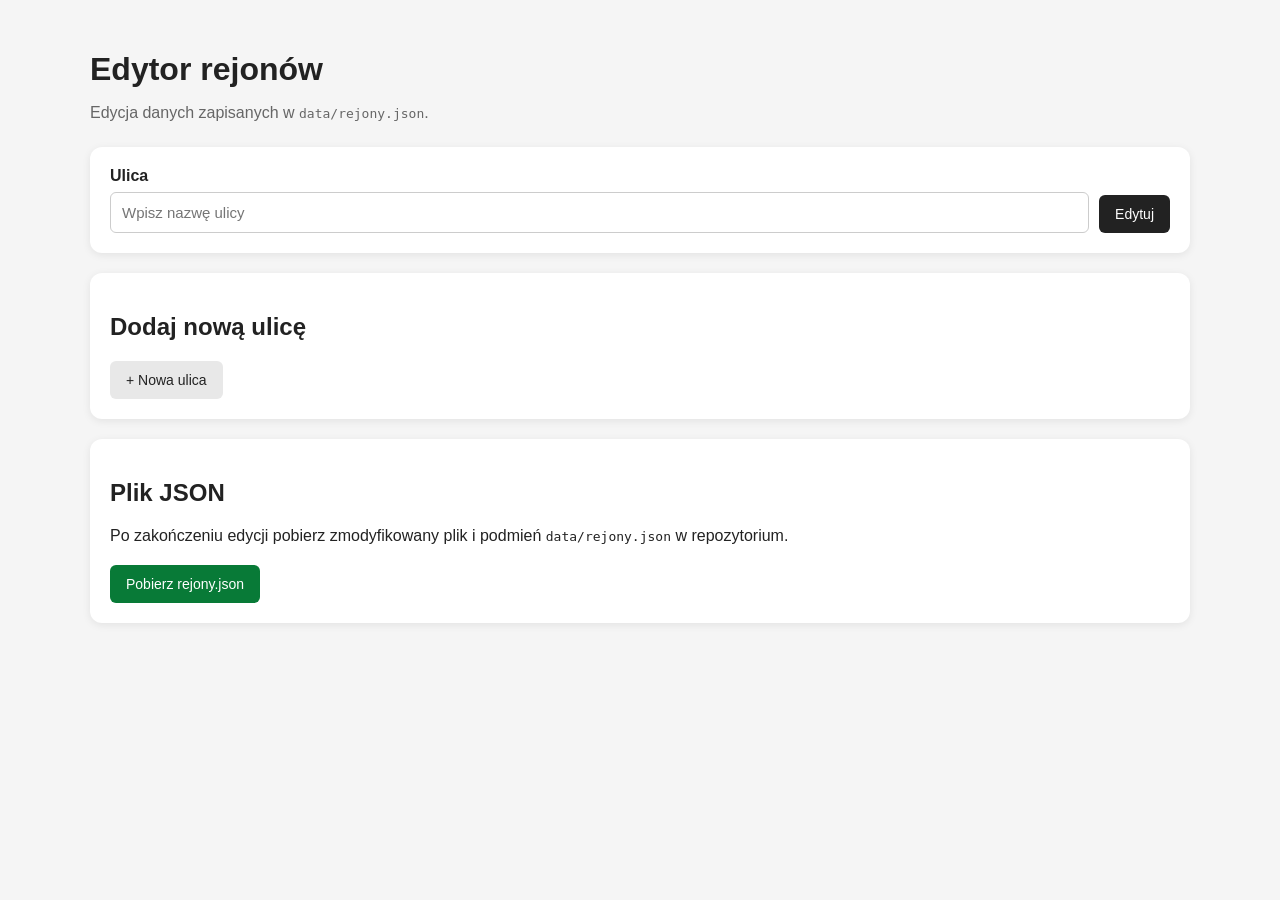
<file: edytor.html>
<!DOCTYPE html>
<html lang="pl">
<head>
    <meta charset="UTF-8">
    <meta name="viewport" content="width=device-width, initial-scale=1.0">

    <title>Edytor rejonów</title>

    <style>
        * {
            box-sizing: border-box;
        }

        body {
            margin: 0;
            padding: 30px 15px;
            font-family: Arial, sans-serif;
            background: #f5f5f5;
            color: #222;
        }

        .container {
            max-width: 1100px;
            margin: 0 auto;
        }

        h1 {
            margin-bottom: 5px;
        }

        .description {
            color: #666;
            margin-bottom: 25px;
        }

        .card {
            background: white;
            padding: 20px;
            border-radius: 12px;
            margin-bottom: 20px;
            box-shadow: 0 2px 8px rgba(0,0,0,.08);
        }

        label {
            display: block;
            font-weight: bold;
            margin-bottom: 7px;
        }

        input,
        select {
            width: 100%;
            padding: 11px;
            border: 1px solid #ccc;
            border-radius: 6px;
            font-size: 15px;
        }

        .street-header {
            display: flex;
            gap: 10px;
            align-items: end;
        }

        .street-header > div {
            flex: 1;
        }

        button {
            border: 0;
            border-radius: 6px;
            padding: 11px 16px;
            cursor: pointer;
            font-size: 14px;
        }

        .primary {
            background: #222;
            color: white;
        }

        .secondary {
            background: #e8e8e8;
            color: #222;
        }

        .danger {
            background: #b00020;
            color: white;
        }

        .success {
            background: #087a37;
            color: white;
        }

        .assignment {
            border: 1px solid #ddd;
            border-radius: 8px;
            padding: 15px;
            margin-top: 15px;
        }

        .assignment-header {
            display: flex;
            justify-content: space-between;
            align-items: center;
            gap: 10px;
            margin-bottom: 15px;
        }

        .assignment-title {
            font-size: 20px;
            font-weight: bold;
        }

        .rule {
            background: #f6f6f6;
            border-radius: 7px;
            padding: 12px;
            margin: 10px 0;
        }

        .rule-row {
            display: grid;
            grid-template-columns:
                160px 1fr 1fr 130px auto;
            gap: 8px;
            align-items: end;
        }

        .small-label {
            font-size: 12px;
            color: #666;
        }

        .source {
            margin-top: 15px;
            padding: 10px;
            background: #fff8d8;
            border-radius: 6px;
            font-size: 13px;
        }

        .actions {
            display: flex;
            flex-wrap: wrap;
            gap: 10px;
            margin-top: 20px;
        }

        .empty {
            color: #777;
            padding: 20px 0;
        }

        .message {
            padding: 12px;
            border-radius: 6px;
            margin-bottom: 15px;
            display: none;
        }

        .message.ok {
            display: block;
            background: #e7f6ec;
            color: #087a37;
        }

        .message.error {
            display: block;
            background: #fde8ec;
            color: #b00020;
        }

        @media (max-width: 800px) {

            .rule-row {
                grid-template-columns: 1fr;
            }

            .street-header {
                flex-direction: column;
                align-items: stretch;
            }

            .assignment-header {
                align-items: flex-start;
                flex-direction: column;
            }
        }
    </style>
</head>

<body>

<div class="container">

    <h1>Edytor rejonów</h1>

    <p class="description">
        Edycja danych zapisanych w
        <code>data/rejony.json</code>.
    </p>


    <div id="message" class="message"></div>


    <section class="card">

        <div class="street-header">

            <div>
                <label for="streetSelect">
                    Ulica
                </label>

                <input
                    id="streetSelect"
                    list="streetList"
                    placeholder="Wpisz nazwę ulicy"
                    autocomplete="off"
                >

                <datalist id="streetList"></datalist>
            </div>

            <button
                class="primary"
                id="loadStreet"
            >
                Edytuj
            </button>

        </div>

    </section>


    <section
        id="editor"
        class="card"
        style="display:none"
    >

        <div>
            <label for="streetName">
                Nazwa ulicy
            </label>

            <input id="streetName">
        </div>


        <div id="assignments"></div>


        <div class="actions">

            <button
                class="secondary"
                id="addAssignment"
            >
                + Dodaj rejon
            </button>

            <button
                class="primary"
                id="saveStreet"
            >
                Zapisz zmiany
            </button>

            <button
                class="danger"
                id="deleteStreet"
            >
                Usuń ulicę
            </button>

        </div>

    </section>


    <section class="card">

        <h2>Dodaj nową ulicę</h2>

        <div class="actions">

            <button
                class="secondary"
                id="newStreet"
            >
                + Nowa ulica
            </button>

        </div>

    </section>


    <section class="card">

        <h2>Plik JSON</h2>

        <p>
            Po zakończeniu edycji pobierz
            zmodyfikowany plik i podmień
            <code>data/rejony.json</code>
            w repozytorium.
        </p>

        <div class="actions">

            <button
                class="success"
                id="downloadJson"
            >
                Pobierz rejony.json
            </button>

        </div>

    </section>

</div>


<script>

let data;
let currentStreet = null;


/* ========================================
   WCZYTYWANIE
======================================== */

fetch("./data/rejony.json")

    .then(response => {

        if (!response.ok) {
            throw new Error(
                `HTTP ${response.status}`
            );
        }

        return response.json();
    })

    .then(json => {

        data = json;

        refreshStreetList();
    })

    .catch(error => {

        showMessage(
            "Nie udało się wczytać rejony.json.",
            "error"
        );

        console.error(error);
    });


/* ========================================
   LISTA ULIC
======================================== */

function refreshStreetList() {

    const list =
        document.getElementById(
            "streetList"
        );

    list.innerHTML = "";


    const streets = [...data.streets]
        .sort(
            (a, b) =>
                a.street.localeCompare(
                    b.street,
                    "pl"
                )
        );


    for (const street of streets) {

        const option =
            document.createElement(
                "option"
            );

        option.value =
            street.street;

        list.appendChild(
            option
        );
    }
}


/* ========================================
   OTWIERANIE ULICY
======================================== */

document
    .getElementById("loadStreet")
    .addEventListener(
        "click",
        openSelectedStreet
    );


function openSelectedStreet() {

    const value =
        document
            .getElementById(
                "streetSelect"
            )
            .value
            .trim();


    const street =
        data.streets.find(
            item =>
                item.street
                    .toLowerCase() ===
                value.toLowerCase()
        );


    if (!street) {

        showMessage(
            "Nie znaleziono takiej ulicy.",
            "error"
        );

        return;
    }


    currentStreet = street;

    renderEditor();
}


/* ========================================
   EDYTOR
======================================== */

function renderEditor() {

    const editor =
        document.getElementById(
            "editor"
        );


    editor.style.display =
        "block";


    document.getElementById(
        "streetName"
    ).value =
        currentStreet.street;


    renderAssignments();
}


/* ========================================
   REJONY
======================================== */

function renderAssignments() {

    const container =
        document.getElementById(
            "assignments"
        );


    container.innerHTML = "";


    if (
        currentStreet.assignments.length === 0
    ) {

        container.innerHTML = `
            <div class="empty">
                Brak przypisanych rejonów.
            </div>
        `;

        return;
    }


    currentStreet.assignments
        .forEach(
            (assignment, index) => {

                container.appendChild(
                    createAssignmentElement(
                        assignment,
                        index
                    )
                );
            }
        );
}


/* ========================================
   ELEMENT REJONU
======================================== */

function createAssignmentElement(
    assignment,
    assignmentIndex
) {

    const div =
        document.createElement(
            "div"
        );


    div.className =
        "assignment";


    div.innerHTML = `

        <div class="assignment-header">

            <div class="assignment-title">
                Rejon

                <input
                    type="number"
                    class="region-number"
                    value="${assignment.region}"
                    style="
                        width:90px;
                        display:inline-block;
                    "
                >
            </div>

            <button
                class="danger remove-assignment"
            >
                Usuń rejon
            </button>

        </div>


        <div
            class="rules-container"
        ></div>


        <button
            class="secondary add-rule"
        >
            + Dodaj regułę
        </button>


        <div class="source">

            <strong>
                Oryginalny zapis:
            </strong>

            <br>

            ${escapeHtml(
                assignment.sourceRule ??
                "brak"
            )}

        </div>
    `;


    const rulesContainer =
        div.querySelector(
            ".rules-container"
        );


    assignment.rules.forEach(
        (rule, ruleIndex) => {

            rulesContainer.appendChild(
                createRuleElement(
                    rule,
                    assignmentIndex,
                    ruleIndex
                )
            );
        }
    );


    div.querySelector(
        ".add-rule"
    ).addEventListener(
        "click",
        () => {

            readEditorIntoData();

            currentStreet
                .assignments[
                    assignmentIndex
                ]
                .rules
                .push({
                    type: "list",
                    values: []
                });

            renderAssignments();
        }
    );


    div.querySelector(
        ".remove-assignment"
    ).addEventListener(
        "click",
        () => {

            if (
                !confirm(
                    "Usunąć ten rejon z ulicy?"
                )
            ) {
                return;
            }

            currentStreet
                .assignments
                .splice(
                    assignmentIndex,
                    1
                );

            renderAssignments();
        }
    );


    return div;
}


/* ========================================
   REGUŁA
======================================== */

function createRuleElement(
    rule,
    assignmentIndex,
    ruleIndex
) {

    const div =
        document.createElement(
            "div"
        );


    div.className =
        "rule";


    div.dataset.assignment =
        assignmentIndex;

    div.dataset.rule =
        ruleIndex;


    div.innerHTML = `

        <div class="rule-row">

            <div>

                <div class="small-label">
                    Typ
                </div>

                <select class="rule-type">

                    <option
                        value="all"
                        ${
                            rule.type === "all"
                                ? "selected"
                                : ""
                        }
                    >
                        Cała ulica
                    </option>

                    <option
                        value="allExcept"
                        ${
                            rule.type === "allExcept"
                                ? "selected"
                                : ""
                        }
                    >
                        Cała poza wyjątkami
                    </option>

                    <option
                        value="list"
                        ${
                            rule.type === "list"
                                ? "selected"
                                : ""
                        }
                    >
                        Konkretne numery
                    </option>

                    <option
                        value="range"
                        ${
                            rule.type === "range"
                                ? "selected"
                                : ""
                        }
                    >
                        Zakres
                    </option>

                </select>

            </div>


            <div>

                <div class="small-label">
                    Od / numery
                </div>

                <input
                    class="rule-main"
                    value="${escapeHtml(
                        ruleMainValue(
                            rule
                        )
                    )}"
                >

            </div>


            <div>

                <div class="small-label">
                    Do
                </div>

                <input
                    class="rule-to"
                    value="${
                        rule.type === "range" &&
                        rule.to !== null
                            ? rule.to
                            : ""
                    }"
                >

            </div>


            <div>

                <div class="small-label">
                    Parzystość
                </div>

                <select
                    class="rule-parity"
                >

                    <option value="">
                        wszystkie
                    </option>

                    <option
                        value="even"
                        ${
                            rule.parity === "even"
                                ? "selected"
                                : ""
                        }
                    >
                        parzyste
                    </option>

                    <option
                        value="odd"
                        ${
                            rule.parity === "odd"
                                ? "selected"
                                : ""
                        }
                    >
                        nieparzyste
                    </option>

                </select>

            </div>


            <button
                class="danger remove-rule"
            >
                ×
            </button>

        </div>


        <div
            style="margin-top:10px"
        >

            <div class="small-label">
                Wyjątki
                (oddziel przecinkami)
            </div>

            <input
                class="rule-exclude"
                value="${escapeHtml(
                    exclusionsToText(
                        rule.exclude
                    )
                )}"
            >

        </div>
    `;


    div.querySelector(
        ".remove-rule"
    ).addEventListener(
        "click",
        () => {

            readEditorIntoData();

            currentStreet
                .assignments[
                    assignmentIndex
                ]
                .rules
                .splice(
                    ruleIndex,
                    1
                );

            renderAssignments();
        }
    );


    return div;
}


/* ========================================
   ODCZYT FORMULARZA
======================================== */

function readEditorIntoData() {

    if (!currentStreet) {
        return;
    }


    currentStreet.street =
        document
            .getElementById(
                "streetName"
            )
            .value
            .trim();


    const assignmentElements =
        document.querySelectorAll(
            ".assignment"
        );


    assignmentElements.forEach(
        (
            assignmentElement,
            assignmentIndex
        ) => {

            const assignment =
                currentStreet
                    .assignments[
                        assignmentIndex
                    ];


            assignment.region =
                Number(
                    assignmentElement
                        .querySelector(
                            ".region-number"
                        )
                        .value
                );


            const ruleElements =
                assignmentElement
                    .querySelectorAll(
                        ".rule"
                    );


            assignment.rules = [];


            ruleElements.forEach(
                ruleElement => {

                    const type =
                        ruleElement
                            .querySelector(
                                ".rule-type"
                            )
                            .value;


                    const main =
                        ruleElement
                            .querySelector(
                                ".rule-main"
                            )
                            .value
                            .trim();


                    const to =
                        ruleElement
                            .querySelector(
                                ".rule-to"
                            )
                            .value
                            .trim();


                    const parity =
                        ruleElement
                            .querySelector(
                                ".rule-parity"
                            )
                            .value;


                    const exclude =
                        parseExclusions(
                            ruleElement
                                .querySelector(
                                    ".rule-exclude"
                                )
                                .value
                        );


                    const rule = {
                        type
                    };


                    if (
                        type === "list"
                    ) {

                        rule.values =
                            splitValues(
                                main
                            );
                    }


                    if (
                        type === "range"
                    ) {

                        rule.from =
                            Number(main);

                        rule.to =
                            to === ""
                                ? null
                                : Number(to);


                        if (parity) {
                            rule.parity =
                                parity;
                        }
                    }


                    if (
                        exclude.length > 0
                    ) {

                        rule.exclude =
                            exclude;
                    }


                    assignment
                        .rules
                        .push(rule);
                }
            );
        }
    );
}


/* ========================================
   ZAPIS ULICY
======================================== */

document
    .getElementById(
        "saveStreet"
    )
    .addEventListener(
        "click",
        () => {

            readEditorIntoData();

            refreshStreetList();

            document.getElementById(
                "streetSelect"
            ).value =
                currentStreet.street;


            showMessage(
                "Zmiany zapisano w pamięci. Pamiętaj o pobraniu nowego rejony.json.",
                "ok"
            );
        }
    );


/* ========================================
   NOWY REJON
======================================== */

document
    .getElementById(
        "addAssignment"
    )
    .addEventListener(
        "click",
        () => {

            readEditorIntoData();


            currentStreet
                .assignments
                .push({

                    region: 1,

                    rules: [
                        {
                            type: "all"
                        }
                    ],

                    verified: true,

                    sourceRule:
                        "dodano w edytorze"
                });


            renderAssignments();
        }
    );


/* ========================================
   NOWA ULICA
======================================== */

document
    .getElementById(
        "newStreet"
    )
    .addEventListener(
        "click",
        () => {

            const street = {

                street:
                    "Nowa ulica",

                assignments: [
                    {
                        region: 1,

                        rules: [
                            {
                                type: "all"
                            }
                        ],

                        verified: true,

                        sourceRule:
                            "dodano w edytorze"
                    }
                ]
            };


            data.streets.push(
                street
            );


            currentStreet =
                street;


            refreshStreetList();

            renderEditor();


            document.getElementById(
                "streetSelect"
            ).value =
                street.street;
        }
    );


/* ========================================
   USUWANIE ULICY
======================================== */

document
    .getElementById(
        "deleteStreet"
    )
    .addEventListener(
        "click",
        () => {

            if (!currentStreet) {
                return;
            }


            if (
                !confirm(
                    `Usunąć ulicę "${currentStreet.street}"?`
                )
            ) {
                return;
            }


            const index =
                data.streets.indexOf(
                    currentStreet
                );


            if (index !== -1) {

                data.streets.splice(
                    index,
                    1
                );
            }


            currentStreet =
                null;


            document.getElementById(
                "editor"
            ).style.display =
                "none";


            document.getElementById(
                "streetSelect"
            ).value =
                "";


            refreshStreetList();


            showMessage(
                "Ulica została usunięta.",
                "ok"
            );
        }
    );


/* ========================================
   POBIERANIE JSON
======================================== */

document
    .getElementById(
        "downloadJson"
    )
    .addEventListener(
        "click",
        () => {

            if (currentStreet) {
                readEditorIntoData();
            }


            data.streets.sort(
                (a, b) =>
                    a.street.localeCompare(
                        b.street,
                        "pl"
                    )
            );


            const json =
                JSON.stringify(
                    data,
                    null,
                    2
                );


            const blob =
                new Blob(
                    [json],
                    {
                        type:
                            "application/json"
                    }
                );


            const url =
                URL.createObjectURL(
                    blob
                );


            const link =
                document.createElement(
                    "a"
                );


            link.href =
                url;

            link.download =
                "rejony.json";


            link.click();


            URL.revokeObjectURL(
                url
            );
        }
    );


/* ========================================
   HELPERY
======================================== */

function ruleMainValue(rule) {

    if (
        rule.type === "list"
    ) {

        return (
            rule.values ??
            []
        ).join(", ");
    }


    if (
        rule.type === "range"
    ) {

        return rule.from ?? "";
    }


    return "";
}


function splitValues(value) {

    if (!value.trim()) {
        return [];
    }


    return value
        .split(",")
        .map(
            item =>
                item.trim()
                    .toLowerCase()
        )
        .filter(Boolean);
}


function exclusionsToText(
    exclusions = []
) {

    return exclusions
        .map(item => {

            if (
                typeof item === "string"
            ) {
                return item;
            }


            if (
                item &&
                typeof item === "object"
            ) {

                let text =
                    `${item.from}-${item.to ?? "∞"}`;


                if (
                    item.parity === "even"
                ) {

                    text += " parzyste";
                }


                if (
                    item.parity === "odd"
                ) {

                    text += " nieparzyste";
                }


                return text;
            }


            return "";
        })
        .filter(Boolean)
        .join(", ");
}


function parseExclusions(value) {

    if (!value.trim()) {
        return [];
    }


    return value
        .split(",")
        .map(
            item =>
                item.trim()
                    .toLowerCase()
        )
        .filter(Boolean)
        .map(item => {

            /*
                zakres np.
                90-96
                90-96 parzyste
                90-96 nieparzyste
            */

            const match =
                item.match(
                    /^(\d+)-(\d+|∞)(?:\s+(parzyste|nieparzyste))?$/
                );


            if (!match) {
                return item;
            }


            const result = {

                from:
                    Number(
                        match[1]
                    ),

                to:
                    match[2] === "∞"
                        ? null
                        : Number(
                            match[2]
                        )
            };


            if (
                match[3] ===
                "parzyste"
            ) {

                result.parity =
                    "even";
            }


            if (
                match[3] ===
                "nieparzyste"
            ) {

                result.parity =
                    "odd";
            }


            return result;
        });
}


function escapeHtml(value) {

    return String(value)
        .replaceAll(
            "&",
            "&amp;"
        )
        .replaceAll(
            "<",
            "&lt;"
        )
        .replaceAll(
            ">",
            "&gt;"
        )
        .replaceAll(
            '"',
            "&quot;"
        );
}


function showMessage(
    text,
    type
) {

    const message =
        document.getElementById(
            "message"
        );


    message.className =
        `message ${type}`;


    message.textContent =
        text;
}

</script>

</body>
</html>
</file>
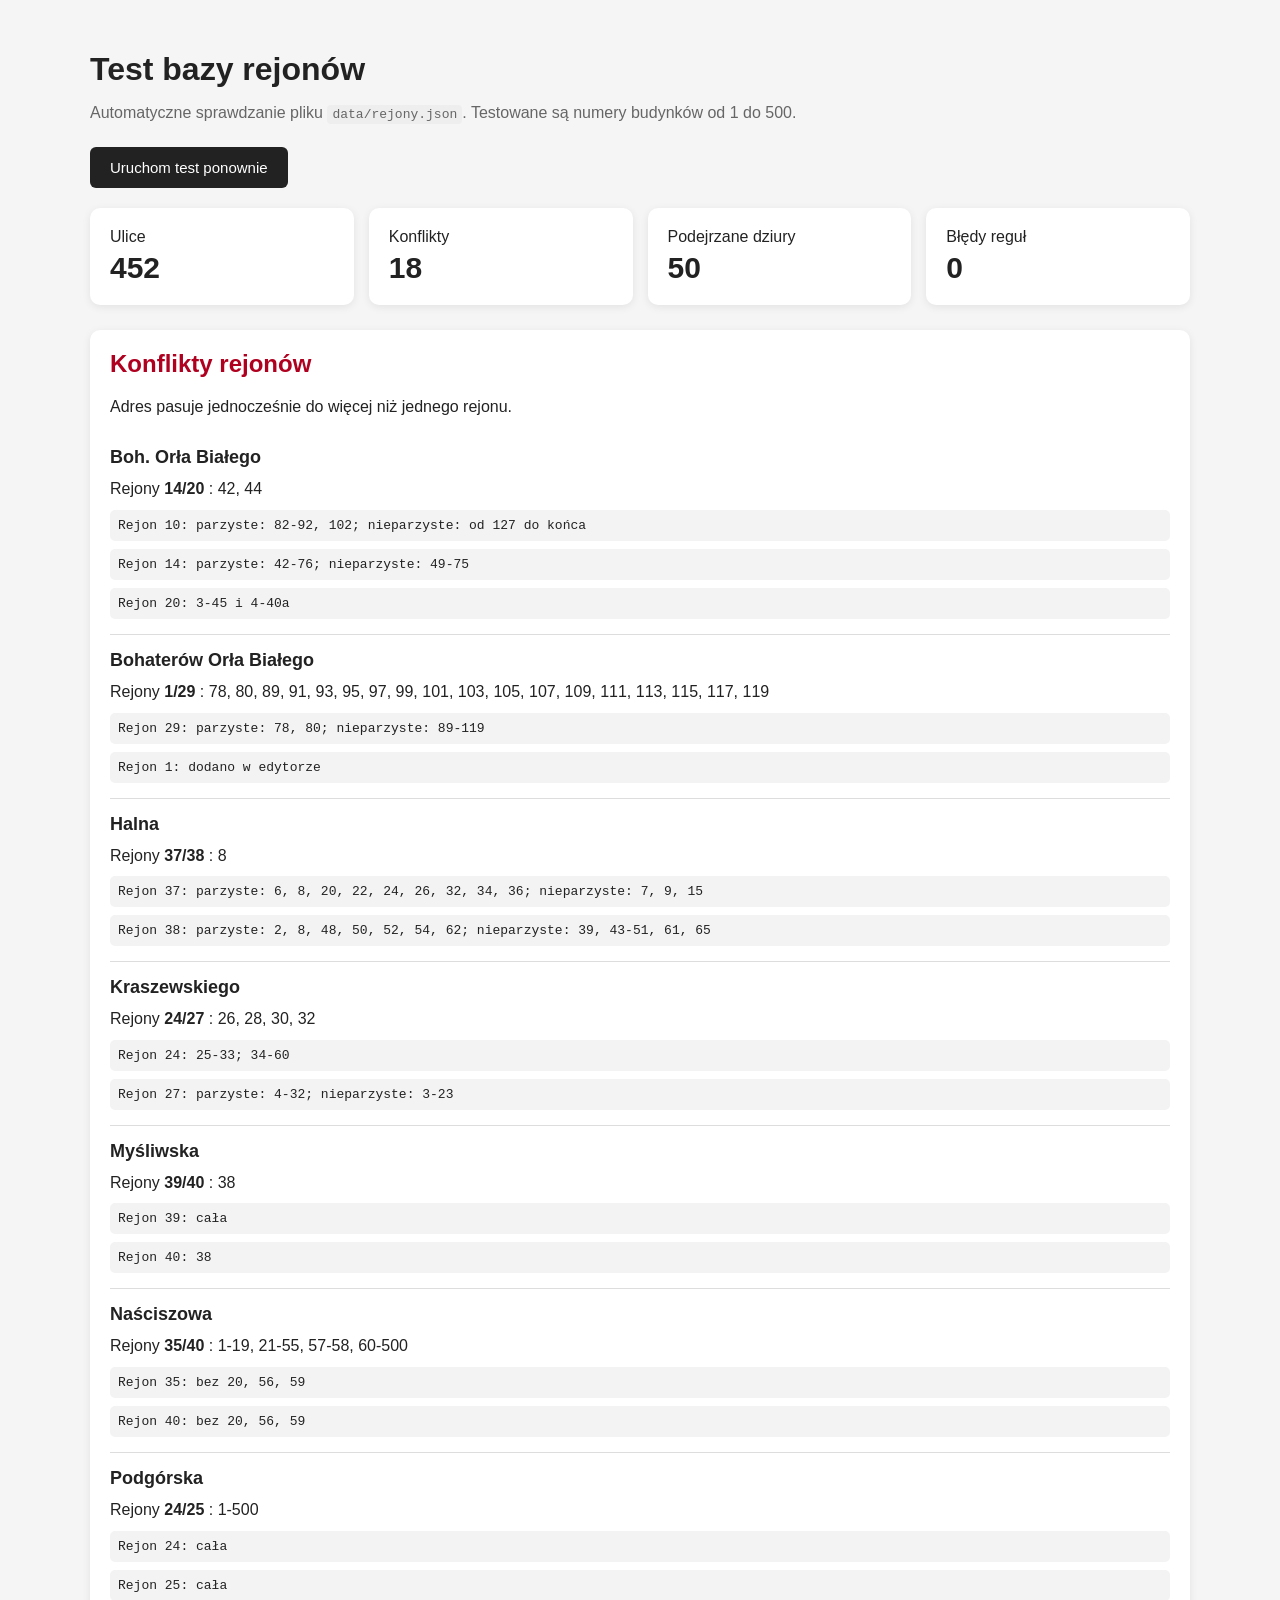
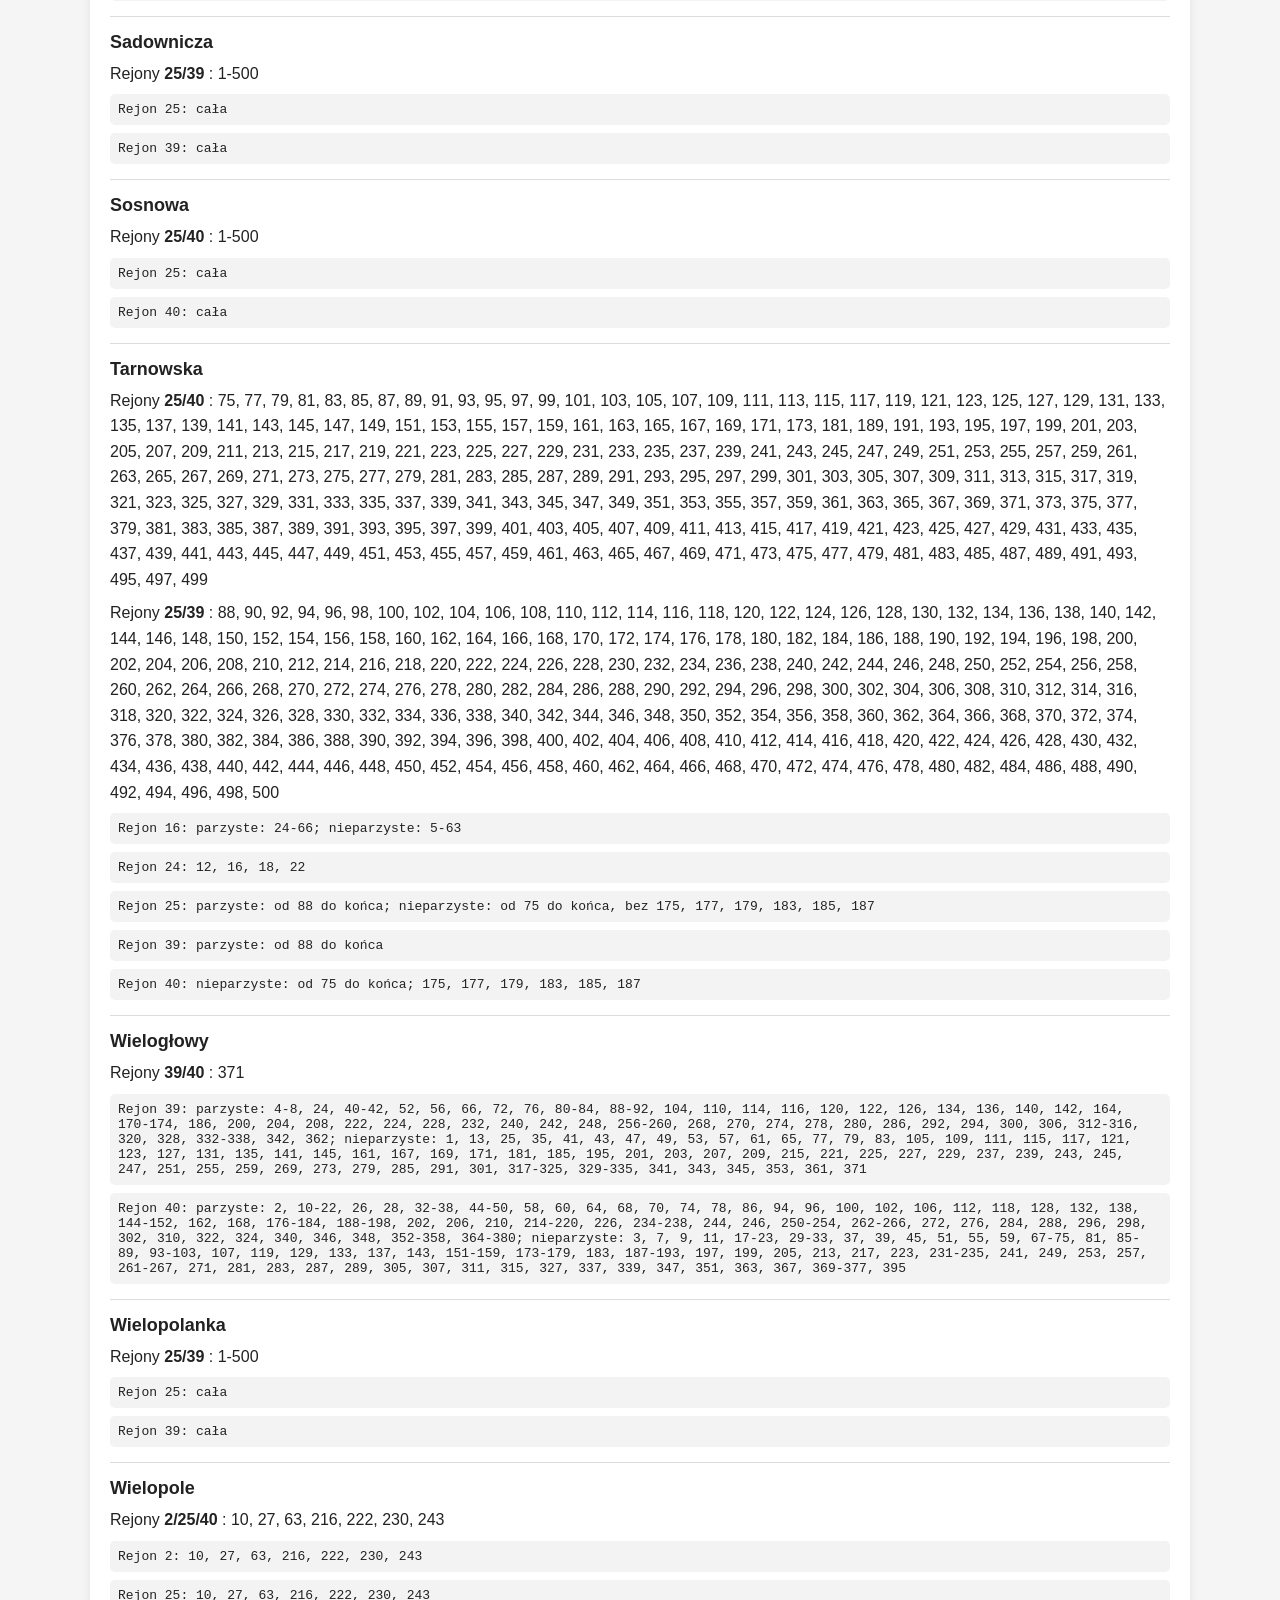
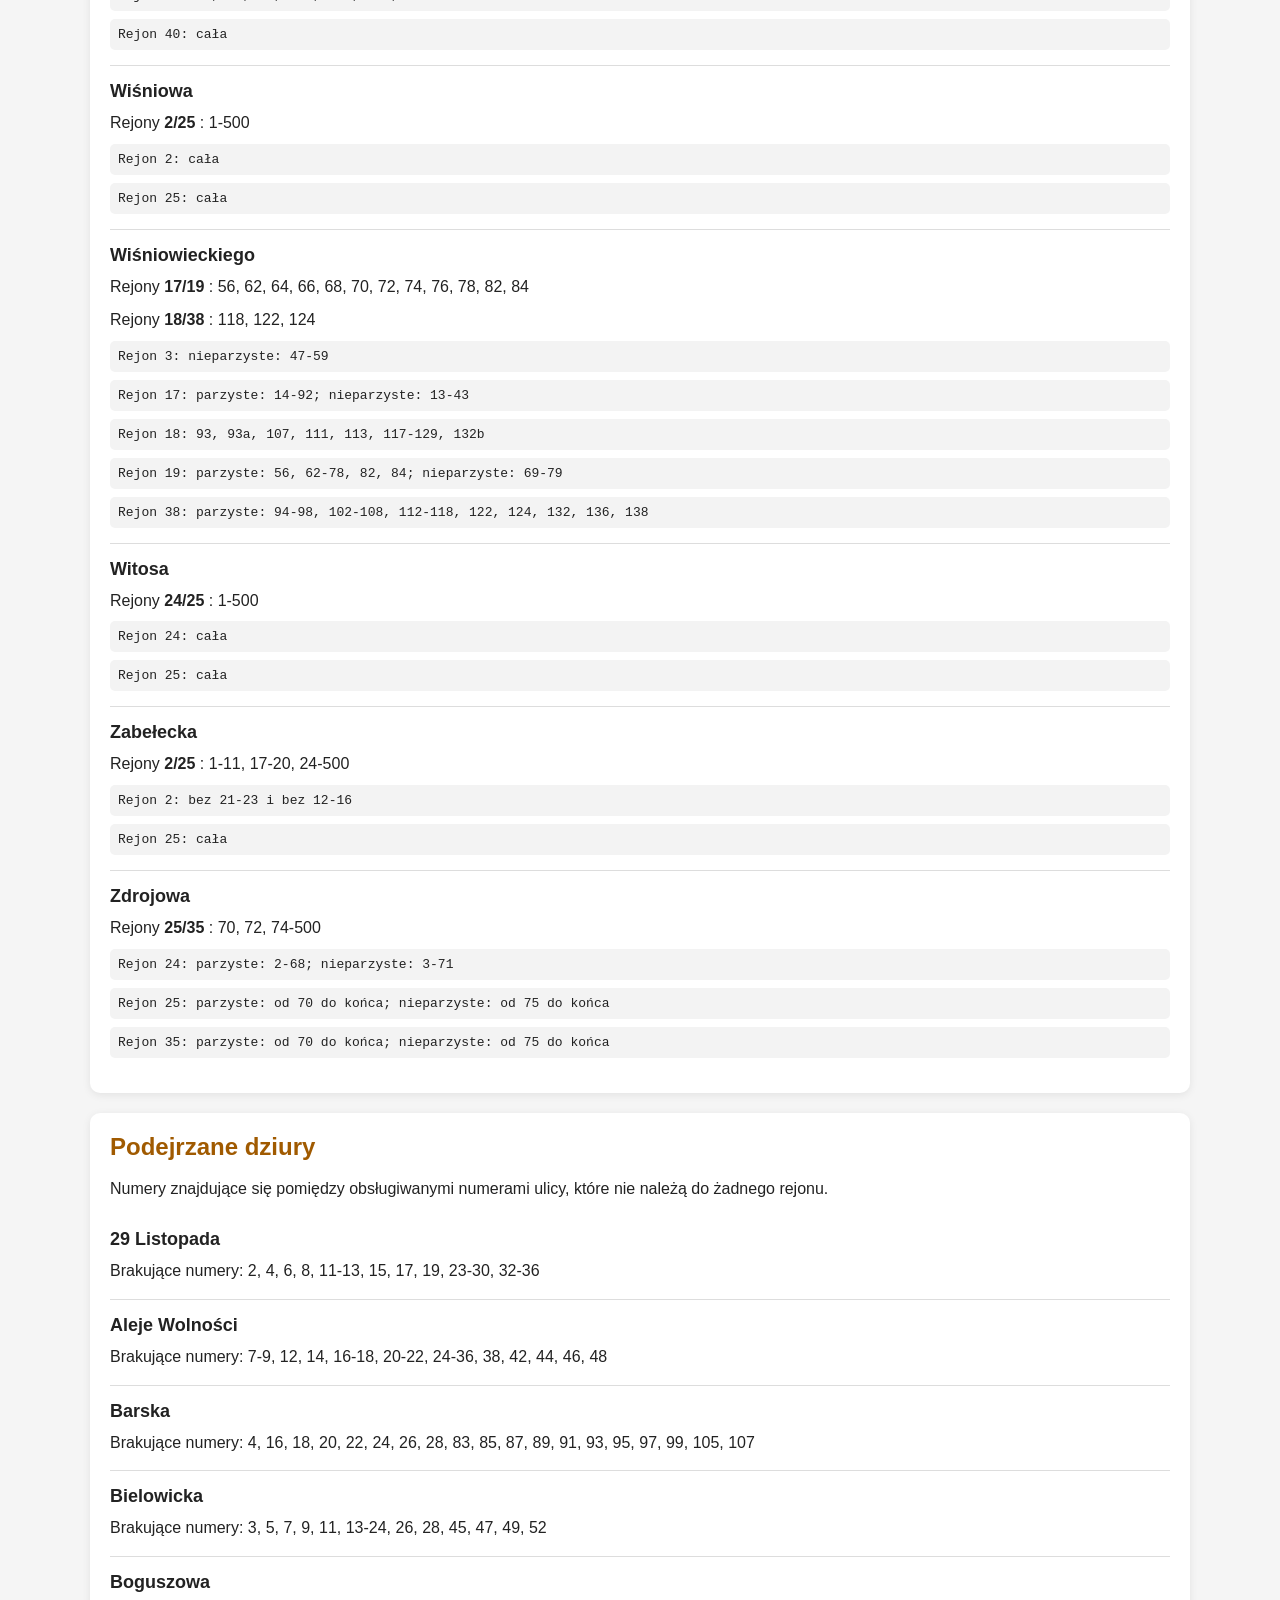
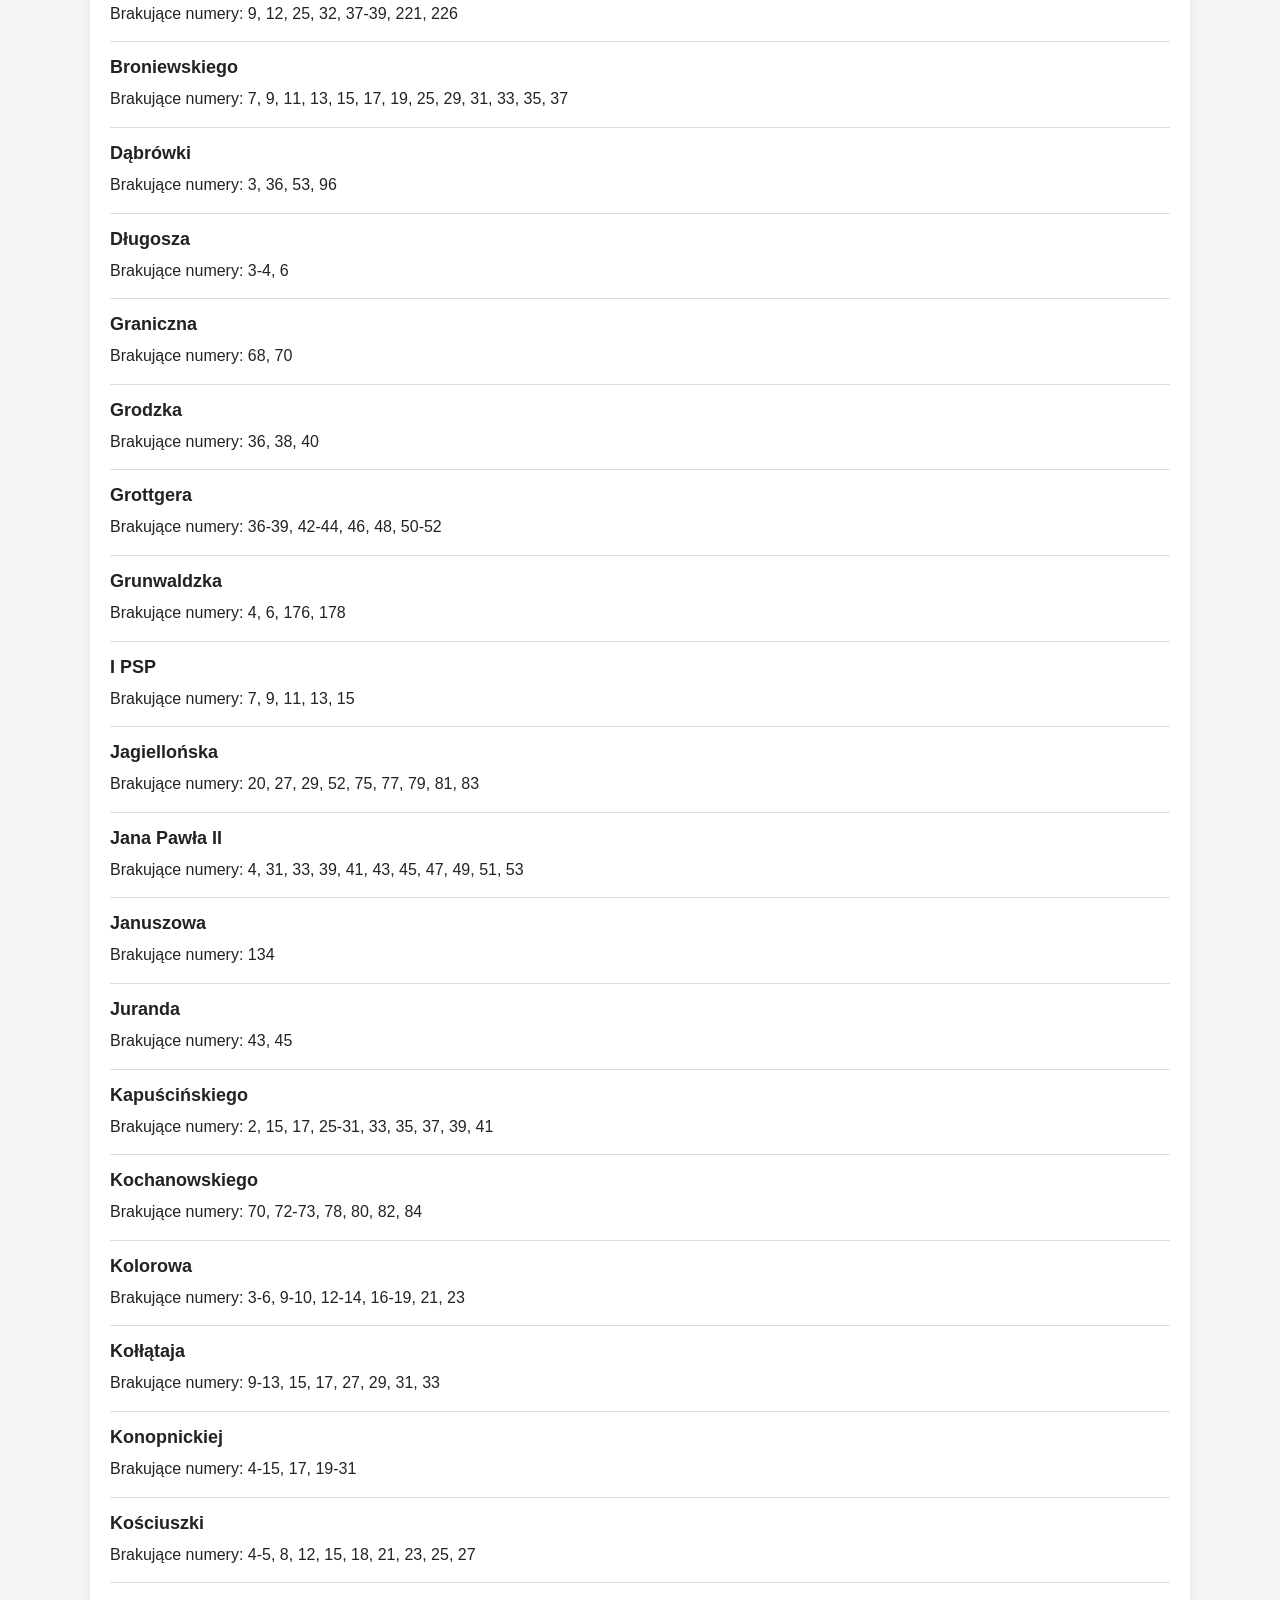
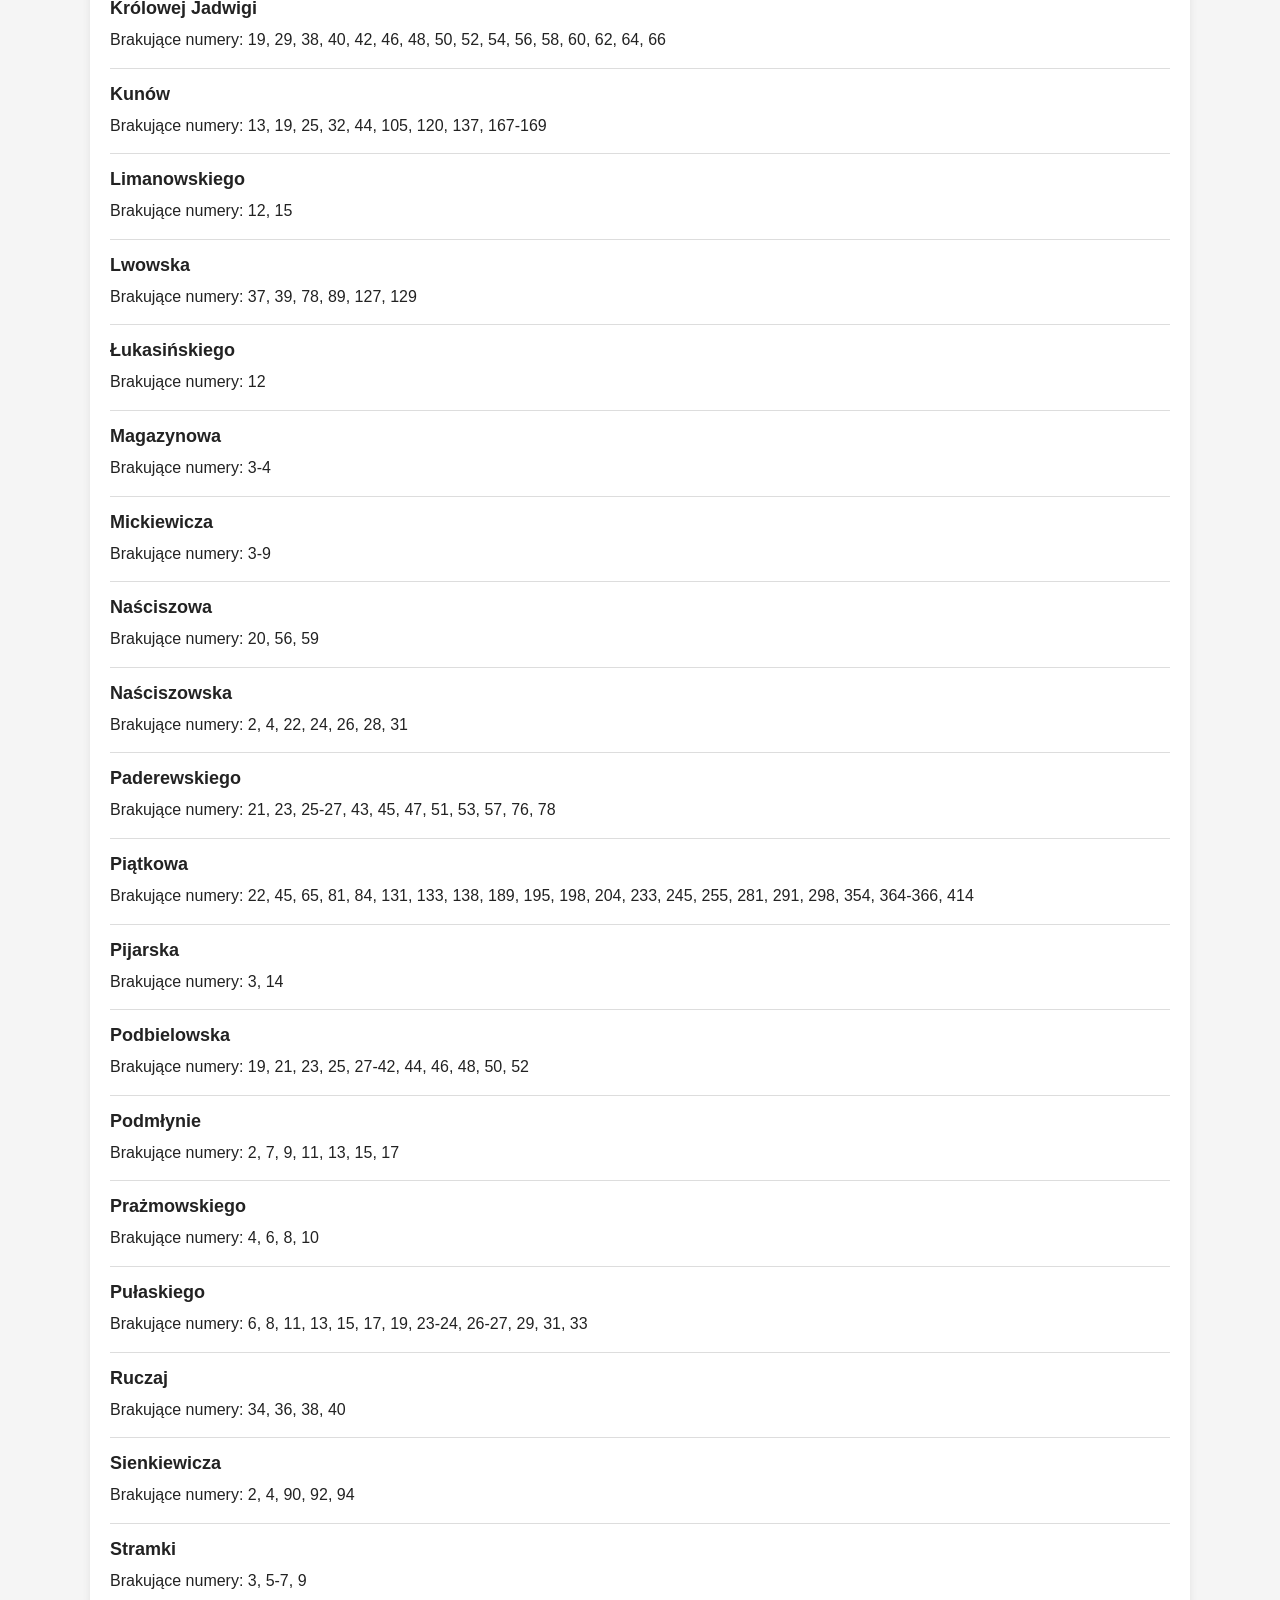
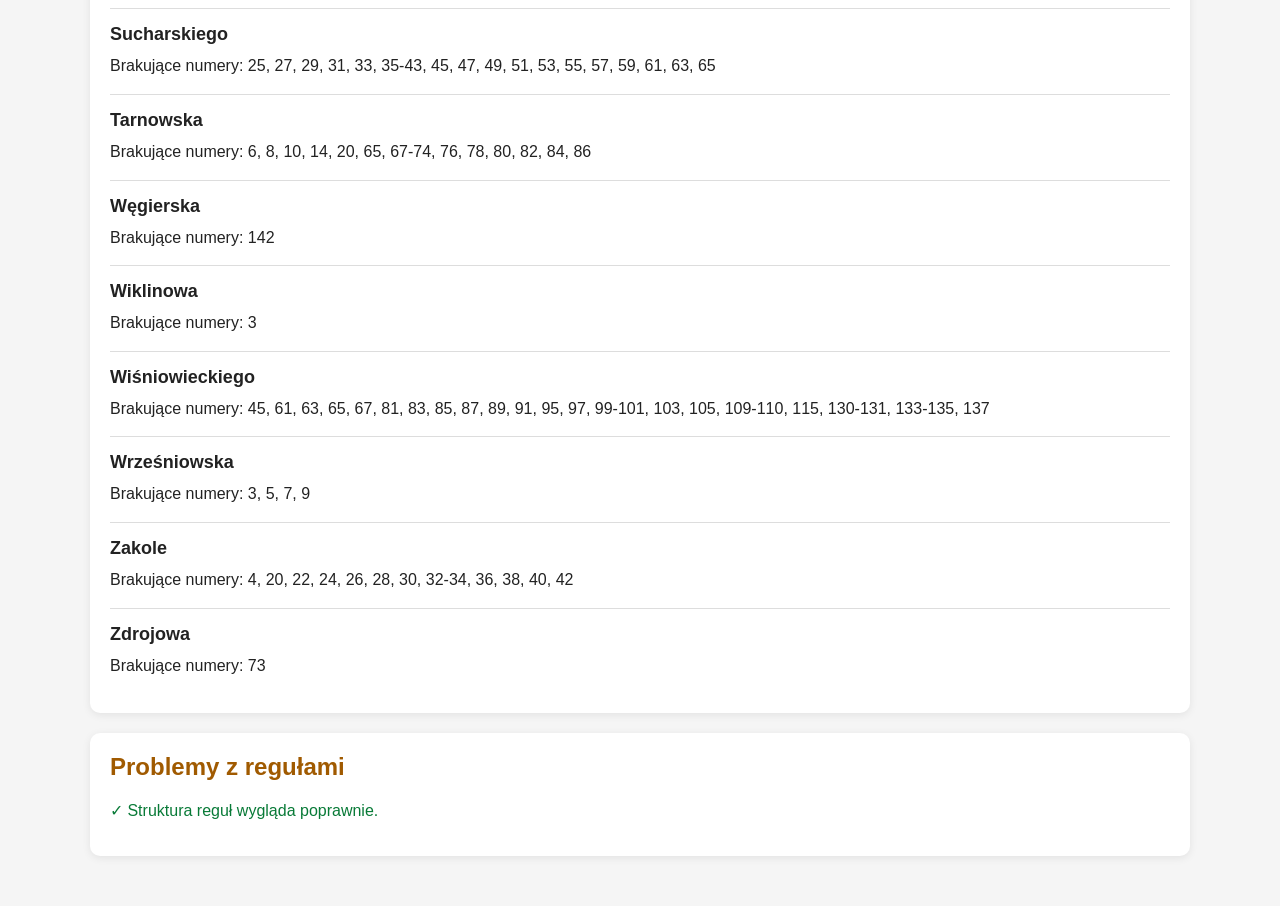
<file: test.html>
<!DOCTYPE html>
<html lang="pl">
<head>
    <meta charset="UTF-8">
    <meta name="viewport" content="width=device-width, initial-scale=1.0">

    <title>Test bazy rejonów</title>

    <style>
        * {
            box-sizing: border-box;
        }

        body {
            margin: 0;
            padding: 30px 15px;
            font-family: Arial, sans-serif;
            background: #f5f5f5;
            color: #222;
        }

        .container {
            max-width: 1100px;
            margin: 0 auto;
        }

        h1 {
            margin-bottom: 5px;
        }

        .description {
            color: #666;
            margin-bottom: 25px;
        }

        .summary {
            display: grid;
            grid-template-columns: repeat(auto-fit, minmax(180px, 1fr));
            gap: 15px;
            margin-bottom: 25px;
        }

        .summary-box {
            background: white;
            padding: 20px;
            border-radius: 10px;
            box-shadow: 0 2px 8px rgba(0,0,0,0.08);
        }

        .summary-number {
            font-size: 30px;
            font-weight: bold;
            margin-top: 5px;
        }

        .section {
            background: white;
            padding: 20px;
            border-radius: 10px;
            margin-bottom: 20px;
            box-shadow: 0 2px 8px rgba(0,0,0,0.08);
        }

        .section h2 {
            margin-top: 0;
        }

        .problem {
            padding: 15px 0;
            border-bottom: 1px solid #ddd;
        }

        .problem:last-child {
            border-bottom: none;
        }

        .street {
            font-size: 18px;
            font-weight: bold;
        }

        .numbers {
            margin-top: 8px;
            line-height: 1.6;
        }

        .source {
            margin-top: 8px;
            padding: 8px;
            background: #f3f3f3;
            border-radius: 5px;
            font-family: monospace;
            font-size: 13px;
        }

        .warning {
            color: #a05a00;
        }

        .error {
            color: #b00020;
        }

        .success {
            color: #087a37;
        }

        button {
            padding: 12px 20px;
            border: none;
            border-radius: 6px;
            background: #222;
            color: white;
            cursor: pointer;
            font-size: 15px;
            margin-bottom: 20px;
        }

        button:hover {
            opacity: 0.85;
        }

        .hidden {
            display: none;
        }

        code {
            background: #eee;
            padding: 2px 5px;
            border-radius: 4px;
        }
    </style>
</head>

<body>

<div class="container">

    <h1>Test bazy rejonów</h1>

    <p class="description">
        Automatyczne sprawdzanie pliku
        <code>data/rejony.json</code>.
        Testowane są numery budynków od 1 do 500.
    </p>

    <button id="runTest">
        Uruchom test ponownie
    </button>


    <div id="loading">
        Wczytywanie danych...
    </div>


    <div id="results" class="hidden">

        <div class="summary">

            <div class="summary-box">
                Ulice
                <div
                    class="summary-number"
                    id="streetCount"
                >
                    0
                </div>
            </div>

            <div class="summary-box">
                Konflikty
                <div
                    class="summary-number"
                    id="conflictCount"
                >
                    0
                </div>
            </div>

            <div class="summary-box">
                Podejrzane dziury
                <div
                    class="summary-number"
                    id="gapCount"
                >
                    0
                </div>
            </div>

            <div class="summary-box">
                Błędy reguł
                <div
                    class="summary-number"
                    id="ruleErrorCount"
                >
                    0
                </div>
            </div>

        </div>


        <section class="section">

            <h2 class="error">
                Konflikty rejonów
            </h2>

            <p>
                Adres pasuje jednocześnie
                do więcej niż jednego rejonu.
            </p>

            <div id="conflicts"></div>

        </section>


        <section class="section">

            <h2 class="warning">
                Podejrzane dziury
            </h2>

            <p>
                Numery znajdujące się pomiędzy
                obsługiwanymi numerami ulicy,
                które nie należą do żadnego rejonu.
            </p>

            <div id="gaps"></div>

        </section>


        <section class="section">

            <h2 class="warning">
                Problemy z regułami
            </h2>

            <div id="ruleErrors"></div>

        </section>

    </div>

</div>


<script>

/* ==========================================
   KONFIGURACJA
========================================== */

const MAX_NUMBER = 500;

let data;


/* ==========================================
   WCZYTANIE JSON
========================================== */

fetch("./data/rejony.json")

    .then(response => {

        if (!response.ok) {
            throw new Error(
                `HTTP ${response.status}`
            );
        }

        return response.json();
    })

    .then(json => {

        data = json;

        document
            .getElementById("loading")
            .classList
            .add("hidden");

        document
            .getElementById("results")
            .classList
            .remove("hidden");

        runTests();
    })

    .catch(error => {

        document.getElementById(
            "loading"
        ).innerHTML =
            "❌ Nie udało się wczytać rejony.json";

        console.error(error);
    });


/* ==========================================
   POMOCNICZE
========================================== */

function normalizeAddressNumber(value) {

    return String(value)
        .trim()
        .toLowerCase()
        .replace(/\s+/g, "");
}


function parseAddressNumber(value) {

    const normalized =
        normalizeAddressNumber(value);

    const match =
        normalized.match(
            /^(\d+)([a-z]*)$/
        );


    if (!match) {
        return null;
    }


    return {
        full: normalized,
        number: Number(match[1]),
        suffix: match[2]
    };
}


function matchesParity(
    number,
    parity
) {

    if (!parity) {
        return true;
    }


    if (parity === "even") {
        return number % 2 === 0;
    }


    if (parity === "odd") {
        return number % 2 !== 0;
    }


    return true;
}


/* ==========================================
   WYJĄTKI
========================================== */

function matchesException(
    address,
    exception
) {

    if (
        typeof exception === "string"
    ) {

        return (
            address.full ===
            normalizeAddressNumber(
                exception
            )
        );
    }


    if (
        !exception ||
        typeof exception !== "object"
    ) {
        return false;
    }


    if (
        !matchesParity(
            address.number,
            exception.parity
        )
    ) {
        return false;
    }


    if (address.suffix) {
        return false;
    }


    if (
        address.number <
        exception.from
    ) {
        return false;
    }


    if (
        exception.to !== null &&
        address.number >
        exception.to
    ) {
        return false;
    }


    return true;
}


function isExcluded(
    address,
    exclusions = []
) {

    return exclusions.some(
        exception =>
            matchesException(
                address,
                exception
            )
    );
}


/* ==========================================
   SPRAWDZANIE REGUŁY
========================================== */

function matchesRule(
    address,
    rule
) {

    if (rule.type === "all") {

        return !isExcluded(
            address,
            rule.exclude
        );
    }


    if (rule.type === "allExcept") {

        return !isExcluded(
            address,
            rule.exclude
        );
    }


    if (rule.type === "list") {

        const matches =
            rule.values
                .map(
                    normalizeAddressNumber
                )
                .includes(
                    address.full
                );


        if (!matches) {
            return false;
        }


        return !isExcluded(
            address,
            rule.exclude
        );
    }


    if (rule.type === "range") {

        if (address.suffix) {
            return false;
        }


        if (
            address.number <
            rule.from
        ) {
            return false;
        }


        if (
            rule.to !== null &&
            address.number >
            rule.to
        ) {
            return false;
        }


        if (
            !matchesParity(
                address.number,
                rule.parity
            )
        ) {
            return false;
        }


        if (
            isExcluded(
                address,
                rule.exclude
            )
        ) {
            return false;
        }


        return true;
    }


    return false;
}


/* ==========================================
   REJONY DLA ADRESU
========================================== */

function getRegionsForNumber(
    street,
    number
) {

    const address =
        parseAddressNumber(
            String(number)
        );


    const regions = [];


    for (
        const assignment
        of street.assignments
    ) {

        const matches =
            assignment.rules.some(
                rule =>
                    matchesRule(
                        address,
                        rule
                    )
            );


        if (matches) {

            regions.push(
                assignment.region
            );
        }
    }


    return [
        ...new Set(regions)
    ];
}


/* ==========================================
   WALIDACJA REGUŁ
========================================== */

function validateRules() {

    const errors = [];


    for (
        const street
        of data.streets
    ) {

        for (
            const assignment
            of street.assignments
        ) {

            for (
                const rule
                of assignment.rules
            ) {

                const validTypes = [
                    "all",
                    "allExcept",
                    "list",
                    "range"
                ];


                if (
                    !validTypes.includes(
                        rule.type
                    )
                ) {

                    errors.push({
                        street:
                            street.street,

                        region:
                            assignment.region,

                        message:
                            `Nieznany typ reguły: ${rule.type}`,

                        source:
                            assignment.sourceRule
                    });

                    continue;
                }


                if (
                    rule.type === "range"
                ) {

                    if (
                        typeof rule.from !==
                        "number"
                    ) {

                        errors.push({
                            street:
                                street.street,

                            region:
                                assignment.region,

                            message:
                                "Zakres nie posiada poprawnego 'from'.",

                            source:
                                assignment.sourceRule
                        });
                    }


                    if (
                        rule.to !== null &&
                        rule.to !== undefined &&
                        rule.from > rule.to
                    ) {

                        errors.push({
                            street:
                                street.street,

                            region:
                                assignment.region,

                            message:
                                `Odwrócony zakres: ${rule.from}-${rule.to}`,

                            source:
                                assignment.sourceRule
                        });
                    }


                    if (
                        rule.parity &&
                        ![
                            "even",
                            "odd"
                        ].includes(
                            rule.parity
                        )
                    ) {

                        errors.push({
                            street:
                                street.street,

                            region:
                                assignment.region,

                            message:
                                `Nieznana parzystość: ${rule.parity}`,

                            source:
                                assignment.sourceRule
                        });
                    }
                }


                if (
                    rule.type === "list" &&
                    !Array.isArray(
                        rule.values
                    )
                ) {

                    errors.push({
                        street:
                            street.street,

                        region:
                            assignment.region,

                        message:
                            "Reguła list nie posiada tablicy values.",

                        source:
                            assignment.sourceRule
                    });
                }
            }
        }
    }


    return errors;
}


/* ==========================================
   TEST KONFLIKTÓW
========================================== */

function findConflicts() {

    const result = [];


    for (
        const street
        of data.streets
    ) {

        const conflicts = [];


        for (
            let number = 1;
            number <= MAX_NUMBER;
            number++
        ) {

            const regions =
                getRegionsForNumber(
                    street,
                    number
                );


            if (
                regions.length > 1
            ) {

                conflicts.push({
                    number,
                    regions
                });
            }
        }


        if (
            conflicts.length > 0
        ) {

            result.push({
                street,
                conflicts
            });
        }
    }


    return result;
}


/* ==========================================
   TEST DZIUR
========================================== */

function findGaps() {

    const result = [];


    for (
        const street
        of data.streets
    ) {

        const assigned = [];


        for (
            let number = 1;
            number <= MAX_NUMBER;
            number++
        ) {

            if (
                getRegionsForNumber(
                    street,
                    number
                ).length > 0
            ) {

                assigned.push(
                    number
                );
            }
        }


        if (
            assigned.length < 2
        ) {
            continue;
        }


        const min =
            Math.min(
                ...assigned
            );

        const max =
            Math.max(
                ...assigned
            );


        const gaps = [];


        for (
            let number = min;
            number <= max;
            number++
        ) {

            if (
                getRegionsForNumber(
                    street,
                    number
                ).length === 0
            ) {

                gaps.push(
                    number
                );
            }
        }


        /*
            Nie pokazujemy ogromnych dziur,
            bo mogą być całkowicie prawidłowe.

            Pokazujemy ulicę tylko wtedy,
            gdy ma maksymalnie 30 brakujących
            numerów pomiędzy przypisaniami.
        */

        if (
            gaps.length > 0 &&
            gaps.length <= 30
        ) {

            result.push({
                street:
                    street.street,

                gaps
            });
        }
    }


    return result;
}


/* ==========================================
   GRUPOWANIE KOLEJNYCH NUMERÓW
========================================== */

function compressNumbers(
    numbers
) {

    if (
        numbers.length === 0
    ) {
        return "";
    }


    const result = [];

    let start =
        numbers[0];

    let previous =
        numbers[0];


    for (
        let i = 1;
        i < numbers.length;
        i++
    ) {

        const current =
            numbers[i];


        if (
            current ===
            previous + 1
        ) {

            previous =
                current;

            continue;
        }


        if (
            start === previous
        ) {

            result.push(
                String(start)
            );

        } else {

            result.push(
                `${start}-${previous}`
            );
        }


        start =
            current;

        previous =
            current;
    }


    if (
        start === previous
    ) {

        result.push(
            String(start)
        );

    } else {

        result.push(
            `${start}-${previous}`
        );
    }


    return result.join(", ");
}


/* ==========================================
   WYŚWIETLANIE KONFLIKTÓW
========================================== */

function renderConflicts(
    conflicts
) {

    const container =
        document.getElementById(
            "conflicts"
        );


    container.innerHTML = "";


    if (
        conflicts.length === 0
    ) {

        container.innerHTML =
            `<p class="success">
                ✓ Nie znaleziono konfliktów.
            </p>`;

        return;
    }


    for (
        const item
        of conflicts
    ) {

        /*
            Grupujemy konflikty według
            zestawu rejonów.
        */

        const groups = {};


        for (
            const conflict
            of item.conflicts
        ) {

            const key =
                conflict.regions
                    .sort(
                        (a, b) =>
                            a - b
                    )
                    .join("/");


            if (!groups[key]) {
                groups[key] = [];
            }


            groups[key].push(
                conflict.number
            );
        }


        let html = `
            <div class="problem">

                <div class="street">
                    ${item.street.street}
                </div>
        `;


        for (
            const [
                regions,
                numbers
            ]
            of Object.entries(groups)
        ) {

            html += `
                <div class="numbers">

                    Rejony
                    <strong>
                        ${regions}
                    </strong>:

                    ${compressNumbers(
                        numbers
                    )}

                </div>
            `;
        }


        /*
            Pokazujemy również tekst
            przepisany z kartki.
        */

        for (
            const assignment
            of item.street.assignments
        ) {

            html += `
                <div class="source">

                    Rejon
                    ${assignment.region}:

                    ${assignment.sourceRule ?? "brak sourceRule"}

                </div>
            `;
        }


        html += "</div>";


        container.insertAdjacentHTML(
            "beforeend",
            html
        );
    }
}


/* ==========================================
   WYŚWIETLANIE DZIUR
========================================== */

function renderGaps(
    gaps
) {

    const container =
        document.getElementById(
            "gaps"
        );


    container.innerHTML = "";


    if (
        gaps.length === 0
    ) {

        container.innerHTML =
            `<p class="success">
                ✓ Nie znaleziono podejrzanych dziur.
            </p>`;

        return;
    }


    for (
        const item
        of gaps
    ) {

        container.insertAdjacentHTML(
            "beforeend",

            `
                <div class="problem">

                    <div class="street">
                        ${item.street}
                    </div>

                    <div class="numbers">

                        Brakujące numery:

                        ${compressNumbers(
                            item.gaps
                        )}

                    </div>

                </div>
            `
        );
    }
}


/* ==========================================
   WYŚWIETLANIE BŁĘDÓW REGUŁ
========================================== */

function renderRuleErrors(
    errors
) {

    const container =
        document.getElementById(
            "ruleErrors"
        );


    container.innerHTML = "";


    if (
        errors.length === 0
    ) {

        container.innerHTML =
            `<p class="success">
                ✓ Struktura reguł wygląda poprawnie.
            </p>`;

        return;
    }


    for (
        const error
        of errors
    ) {

        container.insertAdjacentHTML(
            "beforeend",

            `
                <div class="problem">

                    <div class="street">
                        ${error.street}
                    </div>

                    <div>
                        Rejon:
                        ${error.region}
                    </div>

                    <div class="error">
                        ${error.message}
                    </div>

                    <div class="source">
                        ${error.source ?? ""}
                    </div>

                </div>
            `
        );
    }
}


/* ==========================================
   URUCHOMIENIE TESTÓW
========================================== */

function runTests() {

    console.time(
        "Test bazy"
    );


    const conflicts =
        findConflicts();

    const gaps =
        findGaps();

    const ruleErrors =
        validateRules();


    document.getElementById(
        "streetCount"
    ).textContent =
        data.streets.length;


    document.getElementById(
        "conflictCount"
    ).textContent =
        conflicts.length;


    document.getElementById(
        "gapCount"
    ).textContent =
        gaps.length;


    document.getElementById(
        "ruleErrorCount"
    ).textContent =
        ruleErrors.length;


    renderConflicts(
        conflicts
    );

    renderGaps(
        gaps
    );

    renderRuleErrors(
        ruleErrors
    );


    console.timeEnd(
        "Test bazy"
    );
}


/* ==========================================
   PRZYCISK
========================================== */

document
    .getElementById(
        "runTest"
    )
    .addEventListener(
        "click",
        runTests
    );

</script>

</body>
</html>
</file>
<file: style.css>
* {
    box-sizing: border-box;
}

body {
    margin: 0;
    min-height: 100vh;

    font-family: Arial, sans-serif;

    background: #f5f5f5;

    display: flex;
    align-items: center;
    justify-content: center;

    padding: 20px;
}

.container {
    width: 100%;
    max-width: 500px;
}

.search-card {
    background: white;

    padding: 32px;

    border-radius: 16px;

    box-shadow:
        0 4px 20px rgba(0, 0, 0, 0.08);
}

h1 {
    margin-top: 0;
    margin-bottom: 8px;

    font-size: 28px;
}

.description {
    margin-top: 0;
    margin-bottom: 28px;

    color: #666;
}

.field {
    margin-bottom: 20px;
}

label {
    display: block;

    margin-bottom: 7px;

    font-weight: bold;
}

input {
    width: 100%;

    padding: 13px 14px;

    font-size: 16px;

    border: 1px solid #ccc;
    border-radius: 8px;
}

input:focus {
    outline: none;
    border-color: #333;
}

button {
    width: 100%;

    padding: 14px;

    border: none;
    border-radius: 8px;

    background: #222;
    color: white;

    font-size: 16px;
    font-weight: bold;

    cursor: pointer;
}

button:hover {
    background: #444;
}

.result {
    margin-top: 24px;

    padding: 18px;

    border-radius: 8px;

    background: #f1f1f1;
}

.result.success {
    background: #e9f7ed;
}

.result.warning {
    background: #fff4d6;
}

.result.error {
    background: #fdeaea;
}

.result-region {
    font-size: 26px;
    font-weight: bold;

    margin-top: 5px;
}

.hidden {
    display: none;
}
</file>
